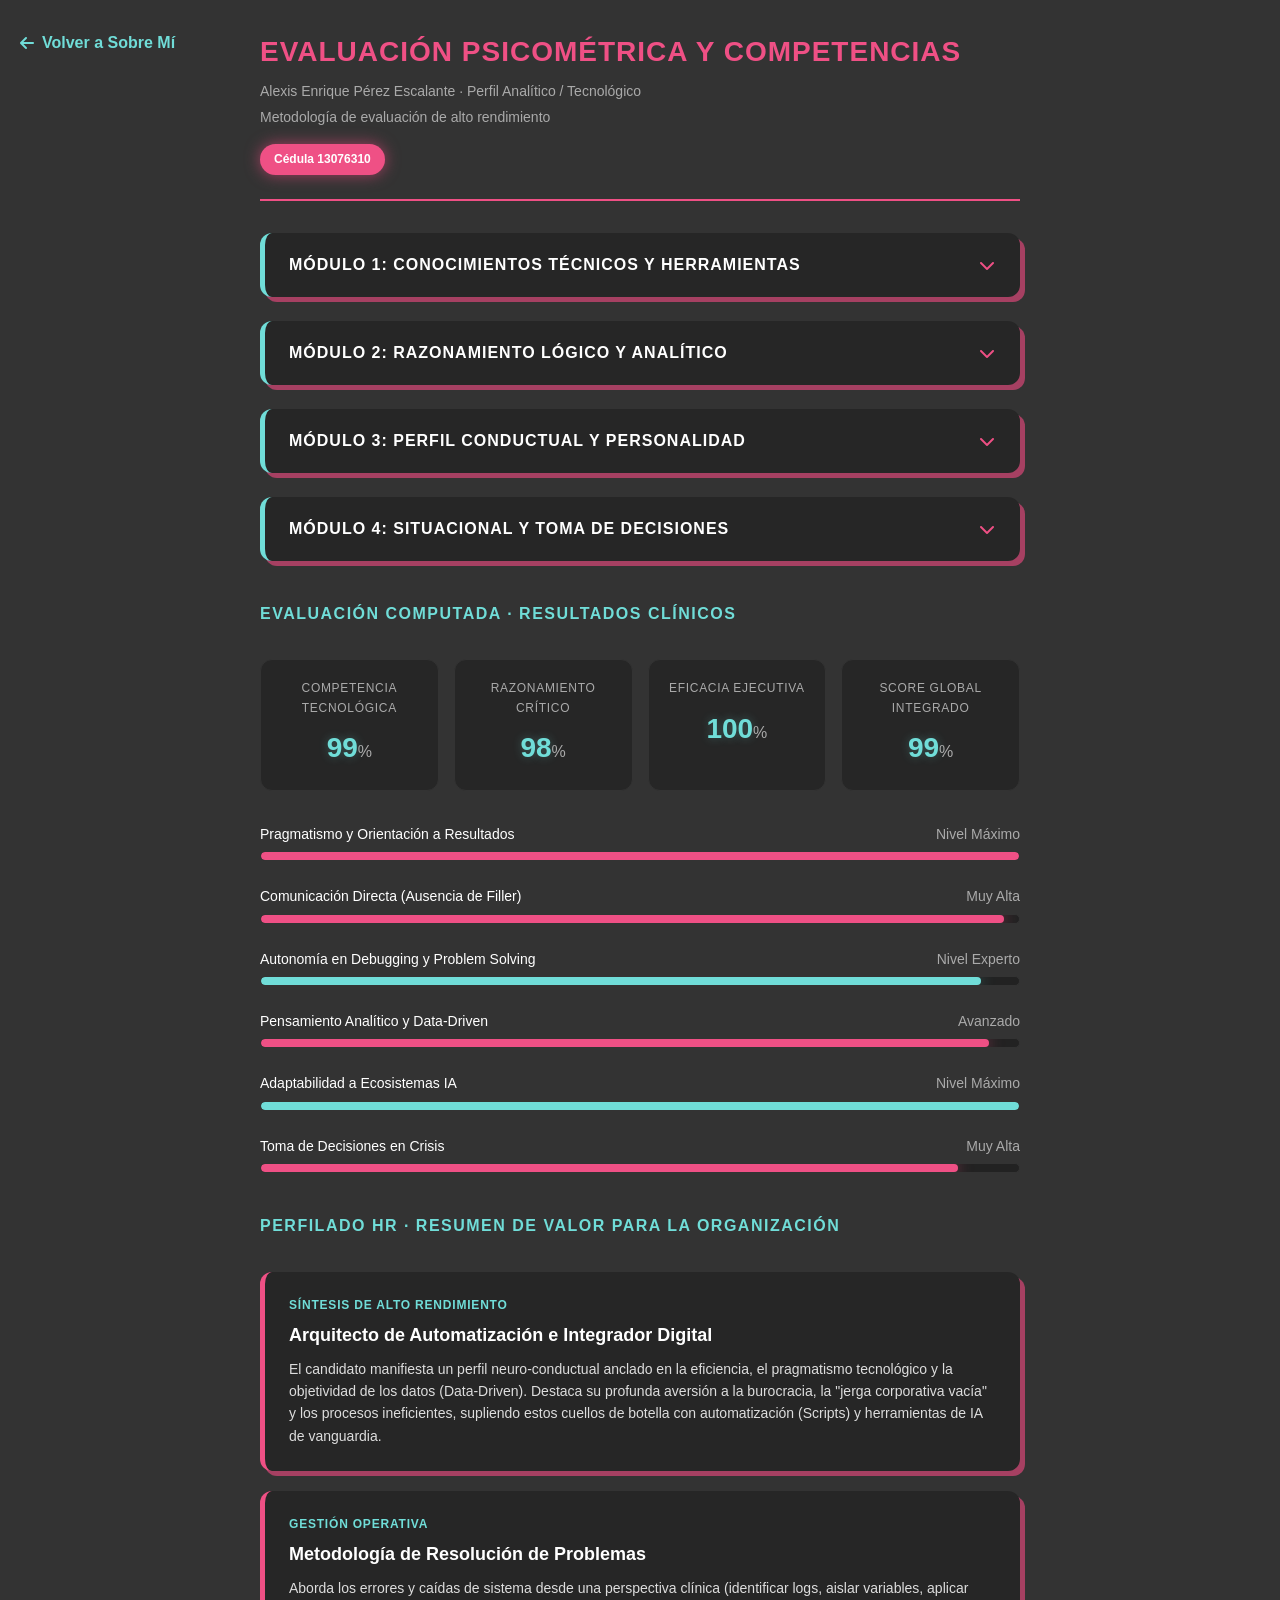
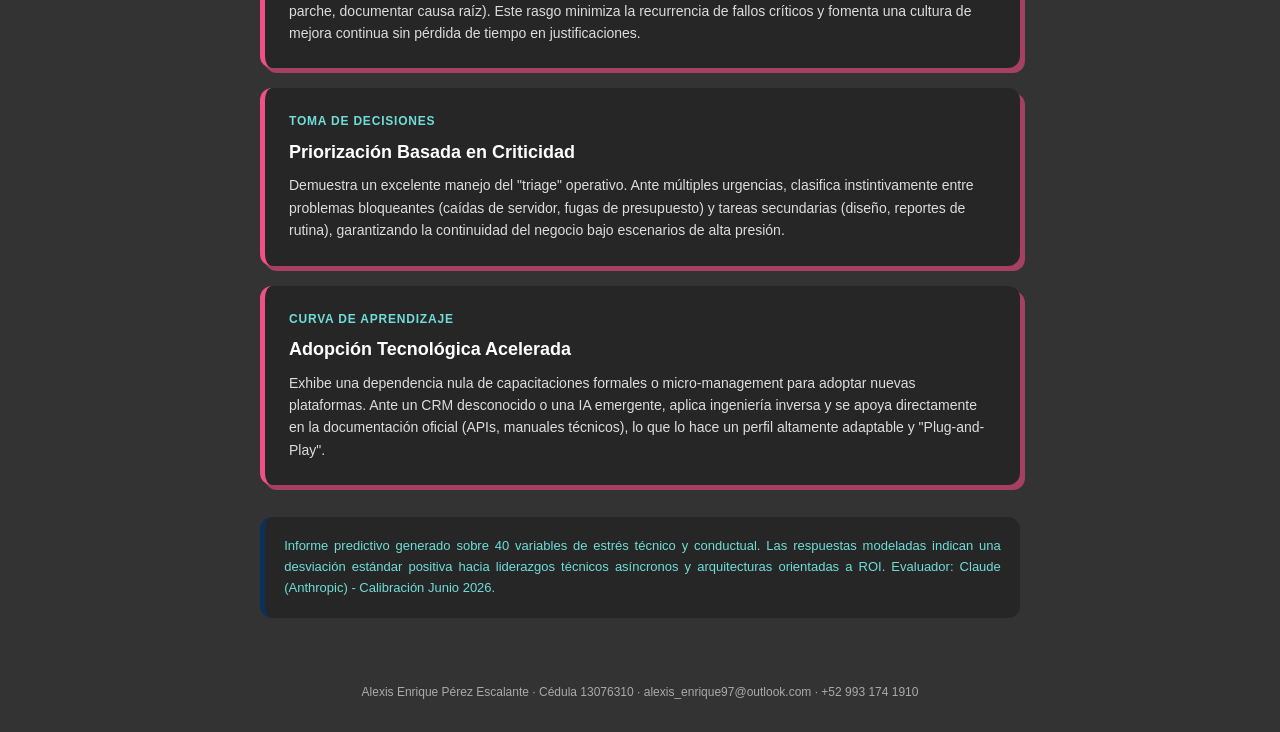
<file: analisis.html>
<!DOCTYPE html>
<html lang="es">
<head>
  <meta charset="UTF-8">
  <meta name="viewport" content="width=device-width, initial-scale=1.0">
  <title>Análisis Psicométrico | Alexis Pérez</title>
  <link rel="stylesheet" href="styles.css" />
  <link rel="stylesheet" href="https://cdnjs.cloudflare.com/ajax/libs/font-awesome/6.4.0/css/all.min.css" />
  <style>
    .container { max-width: 800px; margin: 0 auto; padding: 30px 20px; }
    .back-link { display: inline-flex; align-items: center; gap: 8px; color: var(--cian-brillo); text-decoration: none; font-weight: bold; margin-bottom: 25px; transition: 0.3s; }
    .back-link:hover { color: var(--rosa-principal); transform: translateX(-5px); }
    .header { border-bottom: 2px solid var(--rosa-principal); padding-bottom: 1.5rem; margin-bottom: 2rem; display: flex; justify-content: space-between; align-items: flex-start; flex-wrap: wrap; gap: 15px; }
    .htitle { font-size: 28px; font-weight: bold; color: var(--rosa-principal); letter-spacing: 1px; text-transform: uppercase; margin-bottom: 5px; }
    .hsub { font-size: 14px; color: #aaa; margin-top: 4px; }
    .badge { background: var(--rosa-principal); color: #fff; font-size: 12px; font-weight: bold; padding: 6px 14px; border-radius: 20px; box-shadow: 0 0 15px var(--rosa-oscuro); }
    .module-details { margin-bottom: 1.5rem; }
    .module-summary { background: var(--contraste-fondo); padding: 1.2rem 1.5rem; border-radius: 12px; border-left: 5px solid var(--cian-brillo); box-shadow: 5px 5px 0px var(--rosa-oscuro); font-size: 16px; font-weight: bold; color: #fff; cursor: pointer; list-style: none; display: flex; justify-content: space-between; align-items: center; transition: 0.3s; text-transform: uppercase; letter-spacing: 1px; }
    .module-summary::-webkit-details-marker { display: none; }
    .module-summary:hover { border-left-color: var(--rosa-principal); transform: translateY(-2px); }
    .module-summary i { color: var(--rosa-principal); transition: transform 0.3s ease; }
    .module-details[open] .module-summary i { transform: rotate(180deg); color: var(--cian-brillo); }
    .module-content { padding: 1.5rem 0 0.5rem 0; animation: fadeIn 0.4s ease; }
    @keyframes fadeIn { from { opacity: 0; transform: translateY(-10px); } to { opacity: 1; transform: translateY(0); } }
    .qblock { background: var(--contraste-fondo); border-radius: 12px; padding: 1.5rem; margin-bottom: 1.25rem; border-left: 3px solid #333; border-top: 1px solid #222; border-right: 1px solid #222; border-bottom: 1px solid #222; }
    .qnum { font-size: 12px; color: var(--cian-brillo); font-weight: bold; text-transform: uppercase; letter-spacing: 0.8px; margin-bottom: 10px; }
    .qtext { font-size: 15px; font-weight: 500; margin-bottom: 1rem; color: #fff; line-height: 1.5; }
    .opt { font-size: 13.5px; color: #aaa; padding: 6px 0; display: flex; align-items: center; gap: 10px; transition: 0.3s; }
    .opt.sel { color: #fff; font-weight: bold; }
    .dot { width: 14px; height: 14px; border-radius: 50%; border: 2px solid #aaa; flex-shrink: 0; transition: 0.3s; }
    .dot.filled { background: var(--rosa-principal); border-color: var(--rosa-principal); box-shadow: 0 0 10px var(--rosa-oscuro); }
    .stitle { font-size: 16px; font-weight: bold; color: var(--cian-brillo); letter-spacing: 1.5px; text-transform: uppercase; border-bottom: 1px solid #333; padding-bottom: 8px; margin: 2.5rem 0 1.5rem; }
    .results-grid { display: grid; grid-template-columns: repeat(auto-fit, minmax(160px, 1fr)); gap: 15px; margin-bottom: 2rem; }
    .metric { background: var(--contraste-fondo); border-radius: 12px; padding: 1.2rem; border: 1px solid #333; text-align: center; }
    .metric-label { font-size: 12px; color: #aaa; text-transform: uppercase; letter-spacing: 0.7px; margin-bottom: 8px; }
    .metric-val { font-size: 28px; font-weight: bold; color: var(--cian-brillo); text-shadow: 0 0 10px rgba(112,221,216,0.3); }
    .metric-val span { font-size: 16px; color: #aaa; font-weight: normal; text-shadow: none; }
    .bar-wrap { margin-bottom: 1.5rem; }
    .bar-label { display: flex; justify-content: space-between; font-size: 14px; color: #aaa; margin-bottom: 6px; }
    .bar-label strong { color: #fff; font-weight: 500; }
    .bar-track { height: 10px; background: #222; border-radius: 5px; overflow: hidden; border: 1px solid #333; }
    .bar-fill { height: 100%; border-radius: 5px; background: var(--rosa-principal); box-shadow: 0 0 15px var(--rosa-oscuro); }
    .bar-fill.navy { background: var(--cian-brillo); box-shadow: 0 0 15px rgba(112,221,216,0.4); }
    .profile-card { background: var(--contraste-fondo); border-radius: 12px; padding: 1.5rem; margin-bottom: 1.25rem; border-left: 5px solid var(--rosa-principal); box-shadow: 5px 5px 0px var(--rosa-oscuro); }
    .profile-tag { font-size: 12px; font-weight: bold; color: var(--cian-brillo); text-transform: uppercase; letter-spacing: 0.8px; margin-bottom: 6px; }
    .profile-title { font-size: 18px; font-weight: bold; color: #fff; margin-bottom: 8px; }
    .profile-desc { font-size: 14px; color: #ddd; line-height: 1.6; }
    .nota-box { background: var(--contraste-fondo); border-radius: 12px; padding: 1.2rem; margin-top: 2rem; border-left: 5px solid var(--azul-boton); }
    .nota-text { font-size: 13px; color: var(--cian-brillo); line-height: 1.6; text-align: justify; }
    .footer { font-size: 12px; color: #aaa; text-align: center; margin-top: 2.5rem; padding-top: 1.5rem; border-top: 1px solid #333; }
    
    /* ══ BOTÓN VOLVER ARRIBA ══ */
    .scroll-top-btn { position: fixed; bottom: 25px; right: 25px; width: 45px; height: 45px; background: var(--rosa-principal); color: #fff; border: 2px solid var(--rosa-oscuro); border-radius: 50%; font-size: 18px; cursor: pointer; box-shadow: 0 4px 15px rgba(239, 80, 133, 0.5); display: flex; align-items: center; justify-content: center; opacity: 0; visibility: hidden; transform: translateY(20px); transition: all 0.3s ease; z-index: 999; }
    .scroll-top-btn.visible { opacity: 1; visibility: visible; transform: translateY(0); }
    .scroll-top-btn:hover { background: var(--rosa-oscuro); box-shadow: 0 6px 20px rgba(239, 80, 133, 0.7); transform: translateY(-3px); }
  </style>
</head>
<body>
  <div class="container">
    
    <a href="sobremi.html" class="back-link"><i class="fas fa-arrow-left"></i> Volver a Sobre Mí</a>

    <div class="header">
      <div>
        <div class="htitle">Evaluación Psicométrica y Competencias</div>
        <div class="hsub">Alexis Enrique Pérez Escalante · Perfil Analítico / Tecnológico</div>
        <div class="hsub" style="margin-top:4px;">Metodología de evaluación de alto rendimiento</div>
      </div>
      <span class="badge">Cédula 13076310</span>
    </div>

    <details class="module-details" id="mod-1">
      <summary class="module-summary">
        Módulo 1: Conocimientos Técnicos y Herramientas <i class="fas fa-chevron-down"></i>
      </summary>
      <div class="module-content">
        <div class="qblock">
          <div class="qnum">Pregunta 1.1 · Integración CRM</div>
          <div class="qtext">¿Cuál es la ventaja principal de automatizar un CRM (como Bitrix24) mediante Google Apps Script frente a conectores nativos básicos?</div>
          <div class="opt"><span class="dot"></span>Reduce los costos de suscripción mensual del software.</div>
          <div class="opt sel"><span class="dot filled"></span>Permite cruces de bases de datos mediante APIs a medida y transformaciones de datos sin depender de conectores rígidos.</div>
          <div class="opt"><span class="dot"></span>Genera diseños gráficos automáticamente para campañas.</div>
        </div>
        <div class="qblock">
          <div class="qnum">Pregunta 1.2 · Meta Ads & Analítica</div>
          <div class="qtext">¿Qué diferencia crítica operativa existe entre un "Lead Meta" y un "Lead Validado" en un pipeline de ventas?</div>
          <div class="opt"><span class="dot"></span>El lead Meta tiene un mayor ticket promedio asegurado.</div>
          <div class="opt sel"><span class="dot filled"></span>El lead Meta puede incluir tráfico inválido; el validado ha superado filtros lógicos de calificación y contacto en el CRM.</div>
          <div class="opt"><span class="dot"></span>Ambos son lo mismo, solo cambia la plataforma donde se alojan.</div>
        </div>
        <div class="qblock">
          <div class="qnum">Pregunta 1.3 · Gestión Multi-Marca</div>
          <div class="qtext">Al administrar ecosistemas digitales para varias marcas simultáneas, ¿cuál es el protocolo técnico más seguro?</div>
          <div class="opt sel"><span class="dot filled"></span>Mantener entornos aislados, logs de cambios documentados y un registro estructurado y centralizado por proyecto.</div>
          <div class="opt"><span class="dot"></span>Usar exactamente las mismas plantillas de código para ahorrar tiempo.</div>
          <div class="opt"><span class="dot"></span>Centralizar todo en una sola carpeta de Drive para facilitar el acceso rápido.</div>
        </div>
        <div class="qblock">
          <div class="qnum">Pregunta 1.4 · Ecosistema Adobe</div>
          <div class="qtext">Para optimizar un flujo de trabajo entre edición de video y corrección de audio, la mejor práctica es:</div>
          <div class="opt"><span class="dot"></span>Exportar en MP4, abrir en otro programa, arreglar y volver a renderizar.</div>
          <div class="opt sel"><span class="dot filled"></span>Utilizar Dynamic Link entre Premiere Pro y Adobe Audition para actualizaciones en tiempo real sin pérdida de compresión.</div>
          <div class="opt"><span class="dot"></span>Hacer toda la mezcla de audio directamente en Premiere sin usar Audition.</div>
        </div>
        <div class="qblock">
          <div class="qnum">Pregunta 1.5 · CMS & Web</div>
          <div class="qtext">En el mantenimiento de un sitio WordPress, ¿qué acción previene la caída del sitio ante actualizaciones mayores?</div>
          <div class="opt sel"><span class="dot filled"></span>Desplegar actualizaciones en un entorno Staging, verificar compatibilidad de plugins (PHP/JS) y luego pasar a producción.</div>
          <div class="opt"><span class="dot"></span>Activar las actualizaciones automáticas para que el sistema lo gestione solo.</div>
          <div class="opt"><span class="dot"></span>No actualizar nunca el core de WordPress si el sitio funciona bien.</div>
        </div>
        <div class="qblock">
          <div class="qnum">Pregunta 1.6 · IA Generativa</div>
          <div class="qtext">En la orquestación de prompts para generación musical (ej. Suno IA), ¿cómo se diferencian funcionalmente los corchetes y paréntesis?</div>
          <div class="opt"><span class="dot"></span>Son intercambiables y solo sirven para ordenar estrofas.</div>
          <div class="opt sel"><span class="dot filled"></span>Los corchetes [ ] definen meta-etiquetas de estructura o estilo, mientras que los paréntesis ( ) introducen coros, ecos o voces de respaldo.</div>
          <div class="opt"><span class="dot"></span>Sirven para indicarle a la IA qué volumen aplicar a la pista.</div>
        </div>
        <div class="qblock">
          <div class="qnum">Pregunta 1.7 · Email Marketing Avanzado</div>
          <div class="qtext">¿Cuál es el factor más importante para evitar caer en la bandeja de SPAM al configurar dominios en Brevo o Constant Contact?</div>
          <div class="opt"><span class="dot"></span>Usar muchas imágenes llamativas en el cuerpo del correo.</div>
          <div class="opt sel"><span class="dot filled"></span>Configurar correctamente los registros DNS de autenticación (SPF, DKIM y DMARC).</div>
          <div class="opt"><span class="dot"></span>Enviar los correos de madrugada cuando los servidores están vacíos.</div>
        </div>
        <div class="qblock">
          <div class="qnum">Pregunta 1.8 · Lógica de Programación (HTML/JS)</div>
          <div class="qtext">Para evitar que el layout de una página salte bruscamente mientras se carga una imagen dinámica o una transición, ¿qué práctica CSS es idónea?</div>
          <div class="opt sel"><span class="dot filled"></span>Asignar un contenedor con dimensiones fijas (width/height o aspect-ratio) y position relative.</div>
          <div class="opt"><span class="dot"></span>Poner la imagen como fondo en el body.</div>
          <div class="opt"><span class="dot"></span>Usar etiquetas !important en todo el código CSS.</div>
        </div>
        <div class="qblock">
          <div class="qnum">Pregunta 1.9 · Debugging General</div>
          <div class="qtext">Cuando un script o un archivo .xml arroja un error crítico en consola y detiene la ejecución, el primer paso es:</div>
          <div class="opt"><span class="dot"></span>Borrar el código reciente y empezar de cero.</div>
          <div class="opt sel"><span class="dot filled"></span>Leer el log de errores, identificar la línea exacta y la dependencia faltante antes de modificar cualquier línea de código.</div>
          <div class="opt"><span class="dot"></span>Preguntar en un foro y esperar a que alguien responda.</div>
        </div>
        <div class="qblock">
          <div class="qnum">Pregunta 1.10 · Métricas de Retorno</div>
          <div class="qtext">Si el objetivo institucional es escalar ingresos, ¿qué KPI debe predominar en los reportes a gerencia?</div>
          <div class="opt"><span class="dot"></span>Crecimiento de seguidores e interacciones orgánicas.</div>
          <div class="opt sel"><span class="dot filled"></span>Costo por Adquisición (CPA) y Retorno de Inversión Publicitaria (ROAS).</div>
          <div class="opt"><span class="dot"></span>Cantidad total de clics en los enlaces.</div>
        </div>
      </div>
    </details>

    <details class="module-details" id="mod-2">
      <summary class="module-summary">
        Módulo 2: Razonamiento Lógico y Analítico <i class="fas fa-chevron-down"></i>
      </summary>
      <div class="module-content">
        <div class="qblock">
          <div class="qnum">Pregunta 2.1 · Optimización Matemática</div>
          <div class="qtext">Campaña A: CPC $2, 100 clics, conv. 2%. Campaña B: CPC $5, 50 clics, conv. 10%. Asumiendo el mismo valor de venta, ¿cuál optimiza el presupuesto?</div>
          <div class="opt sel"><span class="dot filled"></span>Campaña B (CPA $50 vs CPA $100 de la Campaña A).</div>
          <div class="opt"><span class="dot"></span>Campaña A (Atrae más volumen de tráfico).</div>
          <div class="opt"><span class="dot"></span>Ambas son iguales porque la inversión inicial varía.</div>
        </div>
        <div class="qblock">
          <div class="qnum">Pregunta 2.2 · Estructuras Condicionales</div>
          <div class="qtext">Si necesitas filtrar leads que NO tengan número de teléfono o cuyo correo sea inválido, el operador lógico correcto en Python/JS es:</div>
          <div class="opt sel"><span class="dot filled"></span>if (!telefono || correo_invalido)</div>
          <div class="opt"><span class="dot"></span>if (!telefono && correo_invalido)</div>
          <div class="opt"><span class="dot"></span>if (telefono != correo_invalido)</div>
        </div>
        <div class="qblock">
          <div class="qnum">Pregunta 2.3 · Solución de Incompatibilidades</div>
          <div class="qtext">Al intentar ejecutar software legacy (o mods antiguos en C#) y presenciar un crasheo de arranque, la deducción lógica inicial apunta a:</div>
          <div class="opt"><span class="dot"></span>Hardware insuficiente.</div>
          <div class="opt sel"><span class="dot filled"></span>Falta de librerías/dependencias obsoletas, rutas de archivo rotas o discrepancias de versión en el entorno de ejecución.</div>
          <div class="opt"><span class="dot"></span>Un virus en el sistema operativo.</div>
        </div>
        <div class="qblock">
          <div class="qnum">Pregunta 2.4 · Deducción de Audiencias</div>
          <div class="qtext">Si dos conjuntos de anuncios en Meta Ads compiten entre sí encareciendo el CPL, el problema estructural es:</div>
          <div class="opt"><span class="dot"></span>El copy no es suficientemente creativo.</div>
          <div class="opt sel"><span class="dot filled"></span>Superposición de audiencias (Audience Overlap), requiriendo exclusiones de público o consolidación de conjuntos.</div>
          <div class="opt"><span class="dot"></span>El presupuesto diario es muy bajo.</div>
        </div>
        <div class="qblock">
          <div class="qnum">Pregunta 2.5 · Lógica de Automatización</div>
          <div class="qtext">Para un proceso que requiere extraer datos de un Excel diario, transformarlos y subirlos al CRM, la arquitectura ideal es:</div>
          <div class="opt sel"><span class="dot filled"></span>Vincular el origen a Google Sheets y usar un trigger de Apps Script (onEdit/time-driven) para hacer POST al webhook del CRM sin fricción humana.</div>
          <div class="opt"><span class="dot"></span>Asignar a un becario para que copie y pegue los datos todos los días a las 8 AM.</div>
          <div class="opt"><span class="dot"></span>Crear una macro local en Excel que requiera pulsar un botón.</div>
        </div>
        <div class="qblock">
          <div class="qnum">Pregunta 2.6 · Ingeniería de Prompts (IA)</div>
          <div class="qtext">Un LLM genera textos corporativos demasiado genéricos y redundantes. Para corregirlo, la instrucción lógica es:</div>
          <div class="opt"><span class="dot"></span>"Escribe mejor y más profesional".</div>
          <div class="opt sel"><span class="dot filled"></span>Definir parámetros estrictos: "Adopta tono directivo, omite frases introductorias obvias, elimina jerga vacía y enfócate en datos cuantitativos."</div>
          <div class="opt"><span class="dot"></span>"Hazlo más largo para que parezca más importante".</div>
        </div>
        <div class="qblock">
          <div class="qnum">Pregunta 2.7 · Análisis de Cuello de Botella</div>
          <div class="qtext">Si las impresiones suben pero el CTR baja drásticamente de un día para otro en una campaña estable, la anomalía sugiere:</div>
          <div class="opt sel"><span class="dot filled"></span>Fatiga del anuncio (Ad Fatigue) o un cambio abrupto en la segmentación algorítmica de la red.</div>
          <div class="opt"><span class="dot"></span>El sitio web de destino se ha caído.</div>
          <div class="opt"><span class="dot"></span>El equipo de ventas no está llamando a los leads.</div>
        </div>
        <div class="qblock">
          <div class="qnum">Pregunta 2.8 · Priorización de Variables</div>
          <div class="qtext">Al testear (A/B testing) una Landing Page, ¿cuál es la regla lógica de oro?</div>
          <div class="opt"><span class="dot"></span>Cambiar el diseño, los colores y los textos al mismo tiempo para ver qué funciona.</div>
          <div class="opt sel"><span class="dot filled"></span>Aislar y modificar una sola variable a la vez (ej. solo el CTA) para obtener significancia estadística clara.</div>
          <div class="opt"><span class="dot"></span>Confiar en la intuición del diseñador gráfico.</div>
        </div>
        <div class="qblock">
          <div class="qnum">Pregunta 2.9 · Escalabilidad de Sistemas</div>
          <div class="qtext">Un flujo de automatización funciona bien con 10 registros diarios, pero falla (Timeout) al recibir 5,000. El error lógico subyacente es:</div>
          <div class="opt"><span class="dot"></span>El servidor necesita un reinicio.</div>
          <div class="opt sel"><span class="dot filled"></span>Ausencia de procesamiento por lotes (Batching/Pagination); el script procesa de forma síncrona excediendo el límite de ejecución.</div>
          <div class="opt"><span class="dot"></span>La contraseña de la API expiró.</div>
        </div>
        <div class="qblock">
          <div class="qnum">Pregunta 2.10 · Criterio de Finalización</div>
          <div class="qtext">Un proyecto digital se considera "listo para entregar" cuando:</div>
          <div class="opt"><span class="dot"></span>Visualmente se ve bien y agrada al jefe.</div>
          <div class="opt sel"><span class="dot filled"></span>Cumple la métrica objetivo del brief, no presenta errores en logs y su funcionalidad ha sido validada en el entorno final.</div>
          <div class="opt"><span class="dot"></span>Se acaba el tiempo asignado para realizarlo.</div>
        </div>
      </div>
    </details>

    <details class="module-details" id="mod-3">
      <summary class="module-summary">
        Módulo 3: Perfil Conductual y Personalidad <i class="fas fa-chevron-down"></i>
      </summary>
      <div class="module-content">
        <div class="qblock">
          <div class="qnum">Pregunta 3.1 · Comunicación Ejecutiva</div>
          <div class="qtext">Al redactar reportes, guías o comunicaciones internas, tu estilo predominante es:</div>
          <div class="opt"><span class="dot"></span>Extenso, empático y lleno de introducciones cordiales.</div>
          <div class="opt sel"><span class="dot filled"></span>Minimalista, directo al punto, libre de explicaciones absurdas y enfocado en datos accionables.</div>
          <div class="opt"><span class="dot"></span>Depende del humor de quien lo vaya a leer.</div>
        </div>
        <div class="qblock">
          <div class="qnum">Pregunta 3.2 · Gestión del Error</div>
          <div class="qtext">Se detecta un error de código crítico en un script que acabas de desplegar. Tu respuesta inmediata:</div>
          <div class="opt"><span class="dot"></span>Me justifico indicando que los requisitos no eran claros.</div>
          <div class="opt sel"><span class="dot filled"></span>Asumo la autoría, aíslo el proceso, despliego la versión anterior, corrijo y documento el fallo de raíz.</div>
          <div class="opt"><span class="dot"></span>Espero a que otro compañero se ofrezca a arreglarlo.</div>
        </div>
        <div class="qblock">
          <div class="qnum">Pregunta 3.3 · Autonomía y Aprendizaje</div>
          <div class="qtext">Te asignan una herramienta de IA emergente que la empresa no ha usado antes. ¿Cómo la abordas?</div>
          <div class="opt sel"><span class="dot filled"></span>Actitud autodidacta pura: leo la documentación técnica, ejecuto pruebas empíricas y configuro un piloto sin requerir supervisión.</div>
          <div class="opt"><span class="dot"></span>Solicito a RRHH que contrate un curso o una certificación de 2 meses.</div>
          <div class="opt"><span class="dot"></span>Me resisto al cambio argumentando que lo actual ya funciona.</div>
        </div>
        <div class="qblock">
          <div class="qnum">Pregunta 3.4 · Tolerancia a Tareas Repetitivas</div>
          <div class="qtext">Si tu rol exige descargar manualmente y organizar 50 reportes semanales, tú:</div>
          <div class="opt"><span class="dot"></span>Lo hago en silencio escuchando música para no aburrirme.</div>
          <div class="opt sel"><span class="dot filled"></span>Invierto un día en programar un script o flujo (App Script/Python) que automatice la tarea permanentemente.</div>
          <div class="opt"><span class="dot"></span>Me quejo con gerencia porque no está en mi contrato.</div>
        </div>
        <div class="qblock">
          <div class="qnum">Pregunta 3.5 · Reacción ante Micromanagement</div>
          <div class="qtext">Si un superior solicita revisiones constantes sin valor técnico y pide justificar cada minuto operativo:</div>
          <div class="opt"><span class="dot"></span>Me adapto pasivamente aunque mi productividad baje.</div>
          <div class="opt sel"><span class="dot filled"></span>Propongo transicionar a un esquema de gestión asíncrona basado en métricas y entregables, demostrando mayor eficiencia.</div>
          <div class="opt"><span class="dot"></span>Ignoro los mensajes hasta tener el trabajo terminado.</div>
        </div>
        <div class="qblock">
          <div class="qnum">Pregunta 3.6 · Presión de Tiempo (Priorización)</div>
          <div class="qtext">Tienes 3 tareas para hoy: 1. Un servidor caído (crítico), 2. Diseño de un flyer (fácil), 3. Reporte de ventas (importante).</div>
          <div class="opt"><span class="dot"></span>Hago el flyer primero para "calentar" y tachar algo de la lista.</div>
          <div class="opt sel"><span class="dot filled"></span>1. Levanto servidor (bloqueante). 2. Genero reporte (estratégico). 3. Diseño flyer (baja prioridad/delegable).</div>
          <div class="opt"><span class="dot"></span>Pido ayuda y me quedo paralizado hasta que alguien responda.</div>
        </div>
        <div class="qblock">
          <div class="qnum">Pregunta 3.7 · Conflicto de Criterio Profesional</div>
          <div class="qtext">Un cliente insiste en añadir frases corporativas vacías ("testimonios filler") que sabes que dañan la conversión.</div>
          <div class="opt"><span class="dot"></span>Peleo con él para imponer mi criterio como experto.</div>
          <div class="opt sel"><span class="dot filled"></span>Argumento con datos por qué la comunicación directa y concreta convierte mejor, descartando lo "obvio".</div>
          <div class="opt"><span class="dot"></span>Lo pongo exactamente como dice, si falla es su culpa.</div>
        </div>
        <div class="qblock">
          <div class="qnum">Pregunta 3.8 · Motivación Principal</div>
          <div class="qtext">Lo que más satisfacción te genera en un entorno profesional es:</div>
          <div class="opt"><span class="dot"></span>La convivencia social, los eventos de la empresa y la cultura de oficina.</div>
          <div class="opt sel"><span class="dot filled"></span>Resolver problemas complejos, optimizar ecosistemas tecnológicos y ver resultados métricos tangibles de mi trabajo.</div>
          <div class="opt"><span class="dot"></span>Que mi título suene muy importante frente a terceros.</div>
        </div>
        <div class="qblock">
          <div class="qnum">Pregunta 3.9 · Trabajo Interdisciplinario</div>
          <div class="qtext">Cuando colaboras con perfiles no técnicos (ej. redactores o gerentes de ventas):</div>
          <div class="opt sel"><span class="dot filled"></span>Traduzco los requerimientos técnicos a su idioma operativo para alinear expectativas sin abrumarlos con código.</div>
          <div class="opt"><span class="dot"></span>Uso jerga técnica compleja para demostrar autoridad.</div>
          <div class="opt"><span class="dot"></span>Evito hablar con ellos y que un intermediario se encargue.</div>
        </div>
        <div class="qblock">
          <div class="qnum">Pregunta 3.10 · Resiliencia ante la Frustración</div>
          <div class="qtext">Llevas 4 horas buscando el error en un archivo XML o CS sin éxito. ¿Cómo procedes?</div>
          <div class="opt"><span class="dot"></span>Me rindo y pido cambiar de proyecto.</div>
          <div class="opt sel"><span class="dot filled"></span>Tomo distancia, estructuro el debug en bloques más pequeños, aislando variables hasta forzar la aparición del origen del fallo.</div>
          <div class="opt"><span class="dot"></span>Empiezo a escribir todo el código de memoria desde el inicio.</div>
        </div>
      </div>
    </details>

    <details class="module-details" id="mod-4">
      <summary class="module-summary">
        Módulo 4: Situacional y Toma de Decisiones <i class="fas fa-chevron-down"></i>
      </summary>
      <div class="module-content">
        <div class="qblock">
          <div class="qnum">Pregunta 4.1 · Escenario de Crisis Táctica</div>
          <div class="qtext">En pleno Buen Fin (Black Friday), Meta Ads rechaza todos tus anuncios activos por un falso positivo de políticas.</div>
          <div class="opt sel"><span class="dot filled"></span>Lanzo campañas de contingencia previamente aprobadas, apelo el rechazo manualmente y desvío tráfico vía Email Marketing (Brevo).</div>
          <div class="opt"><span class="dot"></span>Pauso todo e intento llamar al soporte técnico esperando horas.</div>
          <div class="opt"><span class="dot"></span>Borro la cuenta publicitaria y creo una nueva en ese momento.</div>
        </div>
        <div class="qblock">
          <div class="qnum">Pregunta 4.2 · Fuga de Presupuesto</div>
          <div class="qtext">Notas que un lead magnet está consumiendo el 80% del presupuesto pero generando 0% de ventas cerradas.</div>
          <div class="opt"><span class="dot"></span>Aumento el presupuesto porque a mayor alcance, alguna venta caerá.</div>
          <div class="opt sel"><span class="dot filled"></span>Pauso la pauta inmediatamente, audito el funnel de ventas y la calidad del lead en Bitrix24 antes de reactivar.</div>
          <div class="opt"><span class="dot"></span>Espero al reporte de fin de mes para discutirlo.</div>
        </div>
        <div class="qblock">
          <div class="qnum">Pregunta 4.3 · Adopción Abrupta</div>
          <div class="qtext">La empresa cambia de CRM repentinamente. Tienes 48 horas para migrar tu flujo de trabajo.</div>
          <div class="opt"><span class="dot"></span>Exijo que se regrese al software anterior porque yo manejo ese.</div>
          <div class="opt sel"><span class="dot filled"></span>Mapeo los campos de datos esenciales, extraigo CSVs y programo la ingesta de datos priorizando operaciones críticas del día 1.</div>
          <div class="opt"><span class="dot"></span>Imprimo los datos y los capturo a mano poco a poco.</div>
        </div>
        <div class="qblock">
          <div class="qnum">Pregunta 4.4 · Documentación Inexistente</div>
          <div class="qtext">Heredas el sitio web (o código) de un ex-empleado sin comentarios, manuales ni contraseñas claras.</div>
          <div class="opt sel"><span class="dot filled"></span>Realizo ingeniería inversa, audito el DOM/logs, reseteo accesos base y creo mi propia documentación estandarizada desde cero.</div>
          <div class="opt"><span class="dot"></span>Le digo al cliente que es imposible trabajar así y exijo hacerlo de cero.</div>
          <div class="opt"><span class="dot"></span>Le escribo al ex-empleado en redes sociales rogando por ayuda.</div>
        </div>
        <div class="qblock">
          <div class="qnum">Pregunta 4.5 · Bloqueo Creativo Operativo</div>
          <div class="qtext">Necesitas crear activos multimedia masivos para mañana y el departamento de diseño está saturado.</div>
          <div class="opt"><span class="dot"></span>Cancelo el lanzamiento justificando falta de personal.</div>
          <div class="opt sel"><span class="dot filled"></span>Aplico flujos de IA Generativa (Stable Diffusion, ChatGPT) para crear copys, bases vectoriales e imágenes solventando el cuello de botella.</div>
          <div class="opt"><span class="dot"></span>Saco imágenes con marca de agua de Google y las publico.</div>
        </div>
        <div class="qblock">
          <div class="qnum">Pregunta 4.6 · Falso Crecimiento</div>
          <div class="qtext">El cliente está feliz porque un post se hizo viral (miles de likes), pero tú ves que no hay conversiones CRM.</div>
          <div class="opt"><span class="dot"></span>Celebro con el cliente y pido un bono por el alcance.</div>
          <div class="opt sel"><span class="dot filled"></span>Aterrizo las expectativas, explico la diferencia entre "Vanity Metrics" y KPIs de negocio, y redirijo la estrategia a retargeting de ese tráfico.</div>
          <div class="opt"><span class="dot"></span>Borro la publicación para que no afecte el embudo.</div>
        </div>
        <div class="qblock">
          <div class="qnum">Pregunta 4.7 · Asignación de Recursos</div>
          <div class="qtext">Se reduce el presupuesto publicitario a la mitad. ¿Qué táctica ejecutas?</div>
          <div class="opt"><span class="dot"></span>Bajo las pujas de todas las campañas por igual.</div>
          <div class="opt sel"><span class="dot filled"></span>Apago campañas de alcance/Awareness, concentrando el 100% del capital restante en retargeting y campañas de conversión de alta intención.</div>
          <div class="opt"><span class="dot"></span>Pauso todo hasta que haya presupuesto completo.</div>
        </div>
        <div class="qblock">
          <div class="qnum">Pregunta 4.8 · Integridad de Datos</div>
          <div class="qtext">Descubres que durante 3 meses una etiqueta de seguimiento (Pixel) ha estado duplicando eventos de compra.</div>
          <div class="opt sel"><span class="dot filled"></span>Corrigo el script al instante, calculo el margen de error retroactivo y presento el reporte corregido transparentemente a dirección.</div>
          <div class="opt"><span class="dot"></span>Lo arreglo pero no digo nada para que no parezca que yo me equivoqué.</div>
          <div class="opt"><span class="dot"></span>Dejo el error, ya que hace ver mejor los números del departamento.</div>
        </div>
        <div class="qblock">
          <div class="qnum">Pregunta 4.9 · Expectativas Irreales</div>
          <div class="qtext">Un ejecutivo solicita un desarrollo web complejo automatizado y lo quiere para "mañana a primera hora".</div>
          <div class="opt"><span class="dot"></span>Digo que sí para no quedar mal y no duermo, entregando algo a medias.</div>
          <div class="opt sel"><span class="dot filled"></span>Comunico objetivamente la viabilidad técnica, ofrezco un MVP (Producto Mínimo Viable) para mañana y un cronograma realista para el desarrollo completo.</div>
          <div class="opt"><span class="dot"></span>Me ofendo por la falta de respeto a mi tiempo.</div>
        </div>
        <div class="qblock">
          <div class="qnum">Pregunta 4.10 · Visión Sistémica</div>
          <div class="qtext">Te piden rediseñar el CV de un candidato. La aproximación de diseño orientada a resultados dicta:</div>
          <div class="opt"><span class="dot"></span>Hacerlo con colores llamativos, barras de progreso de colores y tipografías exóticas.</div>
          <div class="opt sel"><span class="dot filled"></span>Aplicar formato "Harvard" de una página: jerarquía visual clara, eliminación de texto obvio, centrado en viñetas de impacto y logros cuantificables.</div>
          <div class="opt"><span class="dot"></span>Poner una biografía de 3 párrafos explicando sus sentimientos profesionales.</div>
        </div>
      </div>
    </details>

    <div class="stitle">Evaluación Computada · Resultados Clínicos</div>

    <div class="results-grid">
      <div class="metric">
        <div class="metric-label">Competencia Tecnológica</div>
        <div class="metric-val">99<span>%</span></div>
      </div>
      <div class="metric">
        <div class="metric-label">Razonamiento Crítico</div>
        <div class="metric-val">98<span>%</span></div>
      </div>
      <div class="metric">
        <div class="metric-label">Eficacia Ejecutiva</div>
        <div class="metric-val">100<span>%</span></div>
      </div>
      <div class="metric">
        <div class="metric-label">Score Global Integrado</div>
        <div class="metric-val">99<span>%</span></div>
      </div>
    </div>

    <div class="bar-wrap">
      <div class="bar-label"><strong>Pragmatismo y Orientación a Resultados</strong><span>Nivel Máximo</span></div>
      <div class="bar-track"><div class="bar-fill" style="width:100%"></div></div>
    </div>
    <div class="bar-wrap">
      <div class="bar-label"><strong>Comunicación Directa (Ausencia de Filler)</strong><span>Muy Alta</span></div>
      <div class="bar-track"><div class="bar-fill" style="width:98%"></div></div>
    </div>
    <div class="bar-wrap">
      <div class="bar-label"><strong>Autonomía en Debugging y Problem Solving</strong><span>Nivel Experto</span></div>
      <div class="bar-track"><div class="bar-fill navy" style="width:95%"></div></div>
    </div>
    <div class="bar-wrap">
      <div class="bar-label"><strong>Pensamiento Analítico y Data-Driven</strong><span>Avanzado</span></div>
      <div class="bar-track"><div class="bar-fill" style="width:96%"></div></div>
    </div>
    <div class="bar-wrap">
      <div class="bar-label"><strong>Adaptabilidad a Ecosistemas IA</strong><span>Nivel Máximo</span></div>
      <div class="bar-track"><div class="bar-fill navy" style="width:100%"></div></div>
    </div>
    <div class="bar-wrap">
      <div class="bar-label"><strong>Toma de Decisiones en Crisis</strong><span>Muy Alta</span></div>
      <div class="bar-track"><div class="bar-fill" style="width:92%"></div></div>
    </div>

    <div class="stitle">Perfilado HR · Resumen de Valor para la Organización</div>

    <div class="profile-card">
      <div class="profile-tag">Síntesis de Alto Rendimiento</div>
      <div class="profile-title">Arquitecto de Automatización e Integrador Digital</div>
      <div class="profile-desc">
        El candidato manifiesta un perfil neuro-conductual anclado en la eficiencia, el pragmatismo tecnológico y la objetividad de los datos (Data-Driven). Destaca su profunda aversión a la burocracia, la "jerga corporativa vacía" y los procesos ineficientes, supliendo estos cuellos de botella con automatización (Scripts) y herramientas de IA de vanguardia.
      </div>
    </div>

    <div class="profile-card">
      <div class="profile-tag">Gestión Operativa</div>
      <div class="profile-title">Metodología de Resolución de Problemas</div>
      <div class="profile-desc">
        Aborda los errores y caídas de sistema desde una perspectiva clínica (identificar logs, aislar variables, aplicar parche, documentar causa raíz). Este rasgo minimiza la recurrencia de fallos críticos y fomenta una cultura de mejora continua sin pérdida de tiempo en justificaciones.
      </div>
    </div>

    <div class="profile-card">
      <div class="profile-tag">Toma de Decisiones</div>
      <div class="profile-title">Priorización Basada en Criticidad</div>
      <div class="profile-desc">
        Demuestra un excelente manejo del "triage" operativo. Ante múltiples urgencias, clasifica instintivamente entre problemas bloqueantes (caídas de servidor, fugas de presupuesto) y tareas secundarias (diseño, reportes de rutina), garantizando la continuidad del negocio bajo escenarios de alta presión.
      </div>
    </div>

    <div class="profile-card">
      <div class="profile-tag">Curva de Aprendizaje</div>
      <div class="profile-title">Adopción Tecnológica Acelerada</div>
      <div class="profile-desc">
        Exhibe una dependencia nula de capacitaciones formales o micro-management para adoptar nuevas plataformas. Ante un CRM desconocido o una IA emergente, aplica ingeniería inversa y se apoya directamente en la documentación oficial (APIs, manuales técnicos), lo que lo hace un perfil altamente adaptable y "Plug-and-Play".
      </div>
    </div>

    <div class="nota-box">
      <div class="nota-text">Informe predictivo generado sobre 40 variables de estrés técnico y conductual. Las respuestas modeladas indican una desviación estándar positiva hacia liderazgos técnicos asíncronos y arquitecturas orientadas a ROI. Evaluador: Claude (Anthropic) - Calibración Junio 2026.</div>
    </div>

    <div class="footer">Alexis Enrique Pérez Escalante · Cédula 13076310 · alexis_enrique97@outlook.com · +52 993 174 1910</div>
  </div>

  <button id="scrollTopBtn" class="scroll-top-btn" title="Volver arriba">
    <i class="fas fa-chevron-up"></i>
  </button>

  <script>
    document.addEventListener("DOMContentLoaded", () => {
      // Lógica de estado de módulos (Local Storage)
      const detailsElements = document.querySelectorAll("details.module-details");
      const storageKey = "analisis_modules_state";
      const expirationTime = 60 * 60 * 1000; // 1 hora en milisegundos

      const savedData = localStorage.getItem(storageKey);
      if (savedData) {
        const { timestamp, states } = JSON.parse(savedData);
        const now = new Date().getTime();

        if (now - timestamp < expirationTime) {
          detailsElements.forEach((details, index) => {
            if (states[index]) {
              details.setAttribute("open", "");
            } else {
              details.removeAttribute("open");
            }
          });
        } else {
          localStorage.removeItem(storageKey);
        }
      }

      const saveState = () => {
        const states = Array.from(detailsElements).map(d => d.hasAttribute("open"));
        const data = {
          timestamp: new Date().getTime(),
          states: states
        };
        localStorage.setItem(storageKey, JSON.stringify(data));
      };

      detailsElements.forEach(details => {
        details.addEventListener("toggle", saveState);
      });

      // Lógica del botón Volver Arriba
      const scrollTopBtn = document.getElementById("scrollTopBtn");

      window.addEventListener("scroll", () => {
        if (window.scrollY > 300) {
          scrollTopBtn.classList.add("visible");
        } else {
          scrollTopBtn.classList.remove("visible");
        }
      });

      scrollTopBtn.addEventListener("click", () => {
        window.scrollTo({ top: 0, behavior: "smooth" });
      });
    });
  </script>
</body>
</html>
</file>
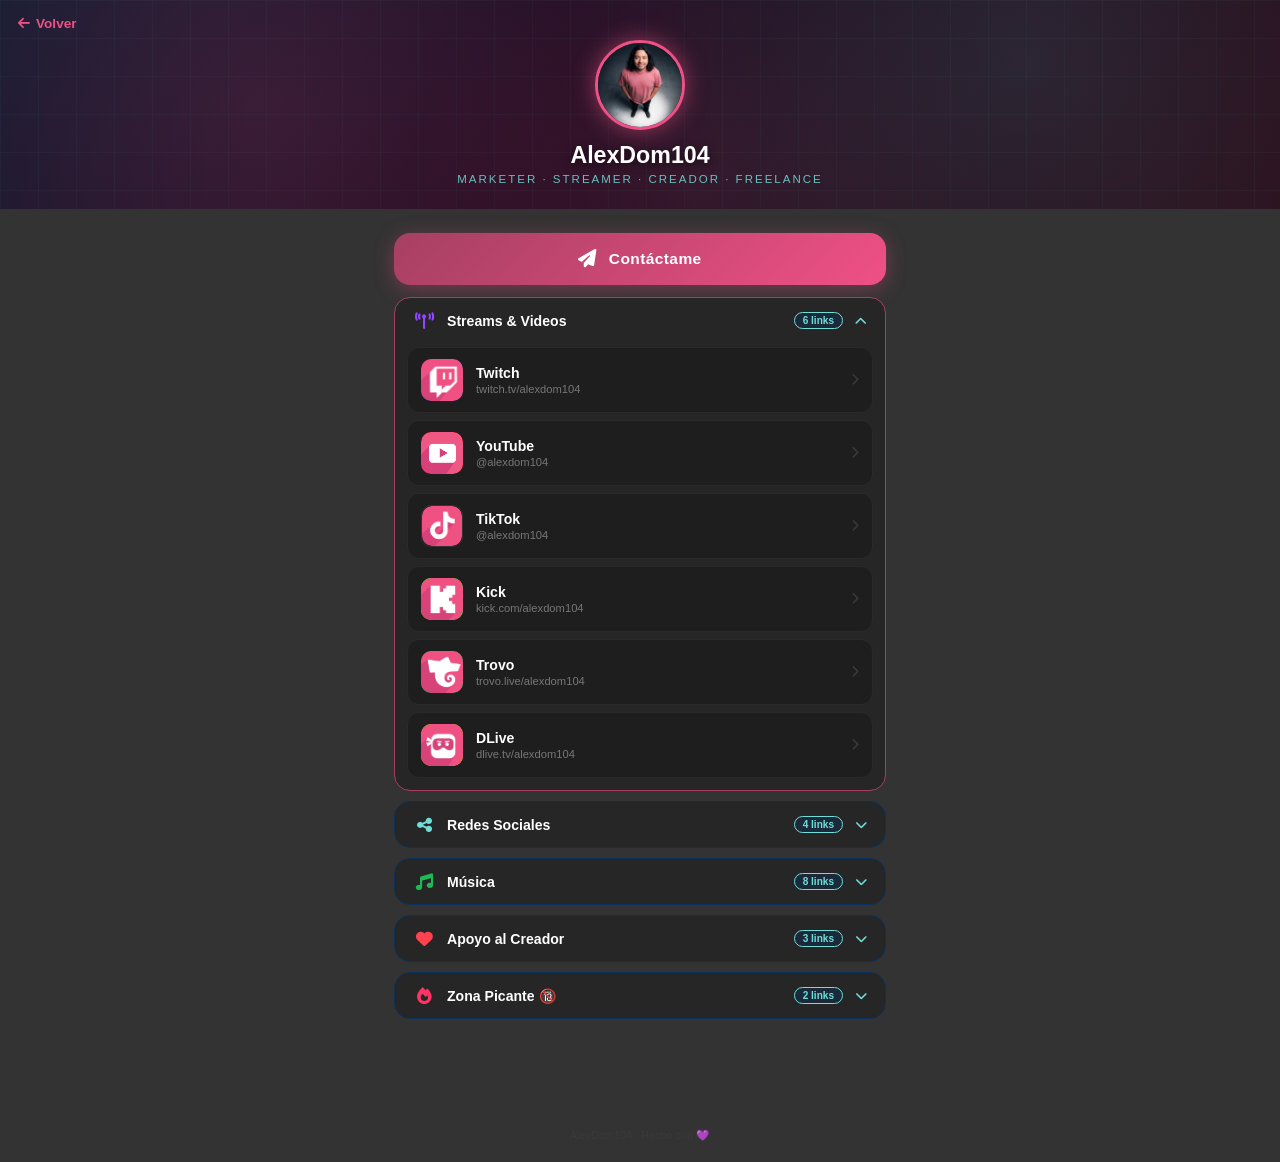
<file: redes.html>
<!DOCTYPE html>
<html lang="es">
<head>
  <meta charset="UTF-8" />
  <meta name="viewport" content="width=device-width, initial-scale=1.0" />
  <title>Links | AlexDom104</title>
  <link rel="stylesheet" href="https://cdnjs.cloudflare.com/ajax/libs/font-awesome/6.4.0/css/all.min.css" />
  <style>
    :root {
      --fondo: #333333;
      --contraste-fondo: #262626;
      --rosa-principal: #EF5085;
      --rosa-oscuro: #A64062;
      --cian-brillo: #70DDD8;
      --azul-boton: #0A315B;
      --blanco: #ffffff;
    }

    * { box-sizing: border-box; margin: 0; padding: 0; }

    body {
      font-family: 'Segoe UI', Tahoma, sans-serif;
      background: var(--fondo);
      color: var(--blanco);
      min-height: 100vh;
      overflow-x: hidden;
    }

    /* ══ HERO ══ */
    .hero {
      position: relative;
      display: flex;
      flex-direction: column;
      align-items: center;
      justify-content: flex-end;
      padding: 40px 20px 24px;
      overflow: hidden;
      flex-shrink: 0;
    }

    .hero-bg {
      position: absolute;
      inset: 0;
      background: linear-gradient(135deg, #0a1a2e 0%, #1a0a1e 45%, #2a0a18 100%);
    }

    .hero-bg::before {
      content: '';
      position: absolute; inset: 0;
      background-image:
        radial-gradient(circle at 20% 50%, rgba(239,80,133,0.18) 0%, transparent 50%),
        radial-gradient(circle at 80% 30%, rgba(112,221,216,0.13) 0%, transparent 45%),
        radial-gradient(circle at 55% 85%, rgba(166,64,98,0.12) 0%, transparent 40%);
    }

    .hero-bg::after {
      content: '';
      position: absolute; inset: 0;
      background-image:
        linear-gradient(rgba(112,221,216,0.035) 1px, transparent 1px),
        linear-gradient(90deg, rgba(112,221,216,0.035) 1px, transparent 1px);
      background-size: 38px 38px;
    }

    /* Avatar — centrado sobre el nombre, en flujo normal */
    .avatar-wrap {
      position: relative;
      z-index: 10;
      width: 90px;
      height: 90px;
      margin-bottom: 12px;
      flex-shrink: 0;
    }

    /* Desktop: no se mueve al scroll */
    @media (min-width: 601px) {
      .avatar-wrap.sticky-small {
        position: relative !important;
        left: auto !important;
        top: auto !important;
        transform: none !important;
        width: 90px !important;
        height: 90px !important;
      }
    }

    /* Móvil: vuela a la esquina al scroll */
    @media (max-width: 600px) {
      .avatar-wrap {
        transition: left 0.35s ease, top 0.35s ease,
                    width 0.35s ease, height 0.35s ease, transform 0.35s ease;
      }
      .avatar-wrap.sticky-small {
        position: fixed !important;
        left: 18px !important;
        top: 14px !important;
        transform: none !important;
        width: 46px !important;
        height: 46px !important;
        margin: 0 !important;
        z-index: 999;
      }
    }

    .avatar-img {
      width: 100%; height: 100%;
      border-radius: 50%;
      object-fit: cover;
      border: 3px solid var(--rosa-principal);
      box-shadow: 0 0 22px rgba(239,80,133,0.55);
      display: block;
      cursor: pointer;
    }

    .avatar-wrap.sticky-small .avatar-img {
      border-width: 2px;
      box-shadow: 0 2px 10px rgba(239,80,133,0.5);
    }

    /* Nombre e info — debajo del avatar */
    .hero-info {
      position: relative;
      z-index: 5;
      text-align: center;
    }

    .hero-info h1 {
      font-size: 1.45rem; font-weight: 800;
      color: var(--blanco);
      text-shadow: 0 2px 8px rgba(0,0,0,0.6);
    }

    .hero-sub {
      font-size: 0.72rem; color: var(--cian-brillo);
      letter-spacing: 2px; text-transform: uppercase;
      margin-top: 4px; opacity: 0.85;
    }

    .back-link {
      position: absolute; top: 16px; left: 18px;
      color: var(--rosa-principal); text-decoration: none;
      font-weight: bold; font-size: 0.85rem;
      z-index: 20; transition: color 0.3s;
      display: flex; align-items: center; gap: 6px;
    }
    .back-link:hover { color: var(--cian-brillo); }

    /* ══ CONTENIDO ══ */
    .main-content {
      max-width: 520px;
      margin: 0 auto;
      padding: 24px 14px 80px;
    }

    /* ══ BOTÓN CONTACTAR (no cajón) ══ */
    .btn-contacto {
      display: flex;
      align-items: center; justify-content: center;
      gap: 12px;
      width: 100%;
      background: linear-gradient(135deg, var(--rosa-oscuro), var(--rosa-principal));
      color: var(--blanco);
      border: none; border-radius: 16px;
      padding: 17px 24px;
      font-size: 0.97rem; font-weight: 700;
      cursor: pointer;
      transition: transform 0.25s, box-shadow 0.25s;
      box-shadow: 0 4px 20px rgba(239,80,133,0.35);
      letter-spacing: 0.4px;
      margin-bottom: 12px;
      font-family: inherit;
      opacity: 0;
      animation: fadeUp 0.4s ease 0.05s forwards;
    }

    .btn-contacto:hover {
      transform: translateY(-3px);
      box-shadow: 0 8px 28px rgba(239,80,133,0.55);
    }

    .btn-contacto i { font-size: 1.15rem; }

    /* ══ CAJONES ══ */
    .drawer {
      margin-bottom: 10px;
      border-radius: 16px;
      overflow: hidden;
      border: 1.5px solid var(--azul-boton);
      background: var(--contraste-fondo);
      transition: border-color 0.3s;
      opacity: 0;
      animation: fadeUp 0.4s ease forwards;
    }

    .drawer:nth-child(2) { animation-delay: 0.10s; }
    .drawer:nth-child(3) { animation-delay: 0.17s; }
    .drawer:nth-child(4) { animation-delay: 0.24s; }
    .drawer:nth-child(5) { animation-delay: 0.31s; }
    .drawer:nth-child(6) { animation-delay: 0.38s; }

    .drawer.open { border-color: var(--rosa-oscuro); }

    .drawer-header {
      display: flex; align-items: center; gap: 12px;
      padding: 14px 18px;
      cursor: pointer; user-select: none;
      transition: background 0.2s;
    }

    .drawer-header:hover { background: rgba(255,255,255,0.03); }

    .drawer-icon { font-size: 1.05rem; min-width: 22px; text-align: center; }

    .drawer-title {
      flex: 1;
      font-size: 0.88rem; font-weight: 700;
      color: var(--blanco);
    }

    .drawer-count {
      font-size: 0.63rem; padding: 2px 8px;
      border-radius: 20px;
      background: #1a2a3a; color: var(--cian-brillo);
      border: 1px solid var(--cian-brillo); font-weight: bold;
    }

    .drawer-chevron {
      color: var(--cian-brillo); font-size: 0.76rem;
      transition: transform 0.35s; flex-shrink: 0;
    }

    .drawer.open .drawer-chevron { transform: rotate(180deg); }

    .drawer-body {
      max-height: 0; overflow: hidden;
      transition: max-height 0.45s cubic-bezier(0.4, 0, 0.2, 1);
    }

    .drawer.open .drawer-body { max-height: 2000px; }

    .drawer-inner { padding: 4px 12px 12px; }

    /* ══ TARJETA DE ENLACE ══ */
    .link-card {
      display: flex; align-items: center; gap: 13px;
      background: #1e1e1e;
      border: 1.5px solid #2a2a2a;
      border-radius: 12px;
      padding: 11px 13px;
      margin-bottom: 7px;
      text-decoration: none;
      color: var(--blanco);
      transition: transform 0.2s, border-color 0.2s, box-shadow 0.2s, background 0.2s;
      cursor: pointer;
    }

    .link-card:last-child { margin-bottom: 0; }

    .link-card:hover {
      transform: translateY(-2px);
      border-color: var(--cian-brillo);
      box-shadow: 0 4px 14px rgba(112,221,216,0.15);
      background: #232323;
    }

    .link-card:active { transform: scale(0.98); }

    .link-icon {
      width: 42px; height: 42px;
      border-radius: 10px;
      display: flex; align-items: center; justify-content: center;
      font-size: 1.2rem; flex-shrink: 0; overflow: hidden;
      color: #fff;
    }

    .link-icon img {
      width: 100%; height: 100%;
      object-fit: cover; border-radius: 10px;
    }

    .link-info { flex: 1; min-width: 0; }

    .link-name {
      font-size: 0.88rem; font-weight: 700;
      white-space: nowrap; overflow: hidden; text-overflow: ellipsis;
    }

    .link-handle {
      font-size: 0.7rem; color: #777; margin-top: 2px;
      white-space: nowrap; overflow: hidden; text-overflow: ellipsis;
    }

    .link-arrow {
      color: #3a3a3a; font-size: 0.76rem; flex-shrink: 0;
      transition: color 0.2s, transform 0.2s;
    }

    .link-card:hover .link-arrow { color: var(--cian-brillo); transform: translateX(3px); }

    /* ══ COLORES PLATAFORMA (fallback si una imagen no carga) ══ */
    .ic-twitch    { background: #6441a5; }
    .ic-youtube   { background: #ff0000; }
    .ic-tiktok    { background: #111; border: 1px solid #333; }
    .ic-kick      { background: #53fc18; }
    .ic-kick i    { color: #000 !important; }
    .ic-trovo     { background: #1cad60; }
    .ic-dlive     { background: #f9b900; }
    .ic-facebook  { background: #1877f2; }
    .ic-instagram { background: linear-gradient(45deg,#f09433,#e6683c,#dc2743,#cc2366,#bc1888); }
    .ic-x         { background: #000; border: 1px solid #333; }
    .ic-discord   { background: #5865f2; }
    .ic-patreon   { background: #ff424d; }
    .ic-kofi      { background: #13c3ff; color: #000 !important; }
    .ic-kofi i    { color: #000 !important; }
    .ic-paypal    { background: #003087; }
    .ic-fansly    { background: #1da1f2; }
    .ic-onlyfans  { background: #00aff0; color: #000 !important; }
    .ic-whatsapp  { background: #25d366; }
    .ic-telegram  { background: #2ca5e0; }
    .ic-email     { background: #ea4335; }
    .ic-default   { background: var(--azul-boton); }

    /* ══ ZONA PICANTE — gate de edad ══ */
    .age-gate {
      display: flex; flex-direction: column;
      align-items: center; gap: 12px;
      padding: 20px 16px; text-align: center;
    }

    .age-gate-emoji { font-size: 2.2rem; }

    .age-gate h4 {
      font-size: 0.95rem; color: #ff6699;
      font-weight: 700;
    }

    .age-gate p {
      font-size: 0.78rem; color: #888;
      line-height: 1.55; max-width: 300px;
    }

    .age-gate-confirm {
      background: linear-gradient(135deg, #5a0020, #a0003a);
      color: #fff;
      border: 1.5px solid #ff3366;
      border-radius: 10px;
      padding: 11px 28px;
      font-size: 0.85rem; font-weight: 700;
      cursor: pointer; transition: 0.2s; font-family: inherit;
    }

    .age-gate-confirm:hover {
      background: linear-gradient(135deg, #7a0030, #c0004a);
      box-shadow: 0 4px 16px rgba(255,51,102,0.4);
    }

    .age-gate-remember {
      display: flex; align-items: center; gap: 7px;
      font-size: 0.72rem; color: #555; cursor: pointer;
    }

    .age-gate-remember input { accent-color: var(--rosa-principal); cursor: pointer; }

    .age-gate-deny {
      font-size: 0.7rem; color: #888; cursor: pointer;
      background: none; border: none; font-family: inherit;
      text-decoration: underline; transition: color 0.2s;
    }

    .age-gate-deny:hover { color: #bbb; }

    .picante-locked   { display: block; position: relative; z-index: 2; }
    .picante-unlocked { display: none; }

    /* ══ MODAL DE CONTACTO ══ */
    .modal-overlay {
      position: fixed; inset: 0; z-index: 1000;
      background: rgba(0,0,0,0.75); backdrop-filter: blur(4px);
      display: none; align-items: center; justify-content: center;
      padding: 16px;
    }

    .modal-overlay.visible { display: flex; }

    .modal-box {
      background: #1c1c1c; border: 1.5px solid #333;
      border-radius: 16px; width: 100%; max-width: 420px;
      overflow: hidden; animation: modalIn 0.25s ease;
    }

    @keyframes modalIn {
      from { opacity:0; transform: scale(0.94) translateY(10px); }
      to   { opacity:1; transform: scale(1) translateY(0); }
    }

    .modal-header {
      padding: 20px 24px 16px;
      border-bottom: 1px solid #2a2a2a;
      display: flex; align-items: flex-start;
      justify-content: space-between; gap: 12px;
    }

    .modal-header h3 { font-size: 1.05rem; color: var(--blanco); margin-bottom: 3px; }
    .modal-header p  { font-size: 0.75rem; color: #888; }

    .modal-close {
      background: none; border: none; color: #666;
      font-size: 1.05rem; cursor: pointer; padding: 2px 6px;
      transition: color 0.2s; flex-shrink: 0;
    }
    .modal-close:hover { color: var(--rosa-principal); }

    .modal-body { padding: 16px 20px 20px; }

    .contact-opts { display: flex; flex-direction: column; gap: 8px; }

    .contact-opt {
      display: flex; align-items: center; gap: 13px;
      background: #111; border: 1.5px solid #2a2a2a;
      border-radius: 12px; padding: 13px 15px;
      text-decoration: none; color: var(--blanco);
      transition: border-color 0.2s, transform 0.2s;
      cursor: pointer;
    }

    .contact-opt:hover {
      border-color: var(--cian-brillo);
      transform: translateX(4px);
    }

    .contact-opt-icon {
      width: 36px; height: 36px; border-radius: 8px;
      display: flex; align-items: center; justify-content: center;
      font-size: 1.05rem; flex-shrink: 0; color: #fff;
      overflow: hidden;
    }

    .contact-opt-icon img {
      width: 100%; height: 100%;
      object-fit: cover; border-radius: 8px;
      display: block;
    }

    .contact-opt-label { font-size: 0.86rem; font-weight: 700; }
    .contact-opt-sub   { font-size: 0.7rem; color: #777; margin-top: 2px; }

    .contact-opt-arrow {
      margin-left: auto; color: #3a3a3a; font-size: 0.76rem;
      transition: color 0.2s, transform 0.2s;
    }

    .contact-opt:hover .contact-opt-arrow {
      color: var(--cian-brillo); transform: translateX(3px);
    }

    /* ══ FOOTER ══ */
    .page-footer {
      text-align: center; padding: 20px 16px;
      font-size: 0.68rem; color: #3a3a3a;
    }

    /* ══ TOAST ══ */
    #toast {
      position: fixed; bottom: 24px; left: 50%;
      transform: translateX(-50%) translateY(20px);
      background: #1a1a1a; border: 1px solid var(--cian-brillo);
      color: var(--cian-brillo); border-radius: 10px;
      padding: 9px 20px; font-size: 0.8rem;
      z-index: 2000; opacity: 0; pointer-events: none;
      transition: opacity 0.3s, transform 0.3s;
      white-space: nowrap;
    }

    #toast.show { opacity: 1; transform: translateX(-50%) translateY(0); }

    @keyframes fadeUp {
      from { opacity: 0; transform: translateY(14px); }
      to   { opacity: 1; transform: translateY(0); }
    }

    @media (max-width: 480px) {
      .main-content { padding: 54px 10px 60px; }
      .hero { height: 210px; }
    }
  </style>
</head>
<body>

  <!-- ══ HERO ══ -->
  <div class="hero" id="hero">
    <div class="hero-bg"></div>

    <a href="streams.html" class="back-link">
      <i class="fas fa-arrow-left"></i> Volver
    </a>

    <!-- Avatar que vuela al hacer scroll -->
    <div class="avatar-wrap" id="avatar-wrap">
      <img
        src="Images/Profile 1.png"
        alt="AlexDom104"
        class="avatar-img"
        id="avatar-img"
        title="Volver arriba"
        onclick="window.scrollTo({top:0,behavior:'smooth'})"
      />
    </div>

    <div class="hero-info" id="hero-info">
      <h1>AlexDom104</h1>
      <div class="hero-sub">Marketer · Streamer · Creador · Freelance</div>
    </div>
  </div>

  <!-- ══ CONTENIDO PRINCIPAL ══ -->
  <div class="main-content">

    <!-- 1. BOTÓN CONTACTAR (sin cajón) -->
    <button class="btn-contacto" onclick="abrirContacto()">
      <i class="fas fa-paper-plane" id="icon-contacto"></i>
      Contáctame
    </button>

    <!-- 2. STREAMS Y VIDEOS -->
    <div class="drawer open" id="drawer-streams" data-key="streams">
      <div class="drawer-header" onclick="toggleDrawer('drawer-streams')">
        <i class="fas fa-broadcast-tower drawer-icon" style="color:#9146ff;"></i>
        <span class="drawer-title">Streams &amp; Videos</span>
        <span class="drawer-count">6 links</span>
        <i class="fas fa-chevron-down drawer-chevron"></i>
      </div>
      <div class="drawer-body">
        <div class="drawer-inner">
          <a href="https://twitch.tv/alexdom104" target="_blank" class="link-card">
            <div class="link-icon ic-twitch"><img src="Images/Twitch.png" alt="" loading="lazy"></div>
            <div class="link-info">
              <div class="link-name">Twitch</div>
              <div class="link-handle">twitch.tv/alexdom104</div>
            </div>
            <i class="fas fa-chevron-right link-arrow"></i>
          </a>
          <a href="https://youtube.com/@alexdom104" target="_blank" class="link-card">
            <div class="link-icon ic-youtube"><img src="Images/Youtube.png" alt="" loading="lazy"></div>
            <div class="link-info">
              <div class="link-name">YouTube</div>
              <div class="link-handle">@alexdom104</div>
            </div>
            <i class="fas fa-chevron-right link-arrow"></i>
          </a>
          <a href="https://tiktok.com/@alexdom104" target="_blank" class="link-card">
            <div class="link-icon ic-tiktok"><img src="Images/TikTok.png" alt="" loading="lazy"></div>
            <div class="link-info">
              <div class="link-name">TikTok</div>
              <div class="link-handle">@alexdom104</div>
            </div>
            <i class="fas fa-chevron-right link-arrow"></i>
          </a>
          <a href="https://kick.com/alexdom104" target="_blank" class="link-card">
            <div class="link-icon ic-kick"><img src="Images/KICK.png" alt="" loading="lazy"></div>
            <div class="link-info">
              <div class="link-name">Kick</div>
              <div class="link-handle">kick.com/alexdom104</div>
            </div>
            <i class="fas fa-chevron-right link-arrow"></i>
          </a>
          <a href="https://trovo.live/alexdom104" target="_blank" class="link-card">
            <div class="link-icon ic-trovo"><img src="Images/Trovo.png" alt="" loading="lazy"></div>
            <div class="link-info">
              <div class="link-name">Trovo</div>
              <div class="link-handle">trovo.live/alexdom104</div>
            </div>
            <i class="fas fa-chevron-right link-arrow"></i>
          </a>
          <a href="https://dlive.tv/alexdom104" target="_blank" class="link-card">
            <div class="link-icon ic-dlive"><img src="Images/Dlive.png" alt="" loading="lazy"></div>
            <div class="link-info">
              <div class="link-name">DLive</div>
              <div class="link-handle">dlive.tv/alexdom104</div>
            </div>
            <i class="fas fa-chevron-right link-arrow"></i>
          </a>
        </div>
      </div>
    </div>

    <!-- 3. REDES SOCIALES -->
    <div class="drawer" id="drawer-redes" data-key="redes">
      <div class="drawer-header" onclick="toggleDrawer('drawer-redes')">
        <i class="fas fa-share-alt drawer-icon" style="color:var(--cian-brillo);"></i>
        <span class="drawer-title">Redes Sociales</span>
        <span class="drawer-count">4 links</span>
        <i class="fas fa-chevron-down drawer-chevron"></i>
      </div>
      <div class="drawer-body">
        <div class="drawer-inner">
          <a href="https://instagram.com/alexdom104" target="_blank" class="link-card">
            <div class="link-icon ic-instagram"><img src="Images/Instagram.png" alt="" loading="lazy"></div>
            <div class="link-info">
              <div class="link-name">Instagram</div>
              <div class="link-handle">@alexdom104</div>
            </div>
            <i class="fas fa-chevron-right link-arrow"></i>
          </a>
          <a href="https://x.com/alexdom104" target="_blank" class="link-card">
            <div class="link-icon ic-x"><img src="Images/X.png" alt="" loading="lazy"></div>
            <div class="link-info">
              <div class="link-name">X / Twitter</div>
              <div class="link-handle">@alexdom104</div>
            </div>
            <i class="fas fa-chevron-right link-arrow"></i>
          </a>
          <a href="https://facebook.com/alexdom104of" target="_blank" class="link-card">
            <div class="link-icon ic-facebook"><img src="Images/Facebook.png" alt="" loading="lazy"></div>
            <div class="link-info">
              <div class="link-name">Facebook</div>
              <div class="link-handle">AlexDom104of</div>
            </div>
            <i class="fas fa-chevron-right link-arrow"></i>
          </a>
          <a href="https://discord.gg/alexdom104" target="_blank" class="link-card">
            <div class="link-icon ic-discord"><img src="Images/Discord.png" alt="" loading="lazy"></div>
            <div class="link-info">
              <div class="link-name">Discord</div>
              <div class="link-handle">Servidor AlexDom104</div>
            </div>
            <i class="fas fa-chevron-right link-arrow"></i>
          </a>
        </div>
      </div>
    </div>

    <!-- 4. MÚSICA -->
    <div class="drawer" id="drawer-musica" data-key="musica">
      <div class="drawer-header" onclick="toggleDrawer('drawer-musica')">
        <i class="fas fa-music drawer-icon" style="color:#1db954;"></i>
        <span class="drawer-title">Música</span>
        <span class="drawer-count">8 links</span>
        <i class="fas fa-chevron-down drawer-chevron"></i>
      </div>
      <div class="drawer-body">
        <div class="drawer-inner">
          <a href="https://open.spotify.com/intl-es/artist/7kD3un8373bNUjDK2dQYKt?si=Rf3eR0GJQxupK2gAIQxPoA" target="_blank" class="link-card">
            <div class="link-icon" style="background:#1db954;"><img src="Images/Spotify.png" alt="" loading="lazy"></div>
            <div class="link-info">
              <div class="link-name">Spotify</div>
              <div class="link-handle">AlexDom104</div>
            </div>
            <i class="fas fa-chevron-right link-arrow"></i>
          </a>
          <a href="https://music.apple.com/mx/artist/alexdom104/1771783840" target="_blank" class="link-card">
            <div class="link-icon" style="background:linear-gradient(135deg,#fc3c44,#ff2d55);"><img src="Images/Apple Music.png" alt="" loading="lazy"></div>
            <div class="link-info">
              <div class="link-name">Apple Music</div>
              <div class="link-handle">AlexDom104</div>
            </div>
            <i class="fas fa-chevron-right link-arrow"></i>
          </a>
          <a href="https://music.amazon.com/artists/alexdom104" target="_blank" class="link-card">
            <div class="link-icon" style="background:#00a8e1;"><img src="Images/amazon music.png" alt="" loading="lazy"></div>
            <div class="link-info">
              <div class="link-name">Amazon Music</div>
              <div class="link-handle">AlexDom104</div>
            </div>
            <i class="fas fa-chevron-right link-arrow"></i>
          </a>
          <a href="https://music.youtube.com/channel/UCANqZo-6QJBdv3mSHog1pzw?si=pY-l6Yw8OHNZdCw1" target="_blank" class="link-card">
            <div class="link-icon" style="background:#ff0000;"><img src="Images/youtube Music.png" alt="" loading="lazy"></div>
            <div class="link-info">
              <div class="link-name">YouTube Music</div>
              <div class="link-handle">AlexDom104</div>
            </div>
            <i class="fas fa-chevron-right link-arrow"></i>
          </a>
          <a href="https://www.deezer.com/es/artist/284377331" target="_blank" class="link-card">
            <div class="link-icon" style="background:#a238ff;"><img src="Images/Deezer.png" alt="" loading="lazy"></div>
            <div class="link-info">
              <div class="link-name">Deezer</div>
              <div class="link-handle">AlexDom104</div>
            </div>
            <i class="fas fa-chevron-right link-arrow"></i>
          </a>
          <a href="https://tidal.com/artist/50824123" target="_blank" class="link-card">
            <div class="link-icon" style="background:#000; border:1px solid #333;"><i class="fas fa-water"></i></div>
            <div class="link-info">
              <div class="link-name">Tidal</div>
              <div class="link-handle">AlexDom104</div>
            </div>
            <i class="fas fa-chevron-right link-arrow"></i>
          </a>
          <a href="https://soundcloud.com/alexdom104" target="_blank" class="link-card">
            <div class="link-icon" style="background:#ff5500;"><img src="Images/Soundcloud.png" alt="" loading="lazy"></div>
            <div class="link-info">
              <div class="link-name">SoundCloud</div>
              <div class="link-handle">AlexDom104</div>
            </div>
            <i class="fas fa-chevron-right link-arrow"></i>
          </a>
          <a href="https://alexdom104.bandcamp.com" target="_blank" class="link-card">
            <div class="link-icon" style="background:#1da0c3;"><i class="fab fa-bandcamp"></i></div>
            <div class="link-info">
              <div class="link-name">Bandcamp</div>
              <div class="link-handle">alexdom104.bandcamp.com</div>
            </div>
            <i class="fas fa-chevron-right link-arrow"></i>
          </a>
        </div>
      </div>
    </div>

    <!-- 5. APOYO AL CREADOR -->
    <div class="drawer" id="drawer-apoyo" data-key="apoyo">
      <div class="drawer-header" onclick="toggleDrawer('drawer-apoyo')">
        <i class="fas fa-heart drawer-icon" style="color:#ff424d;"></i>
        <span class="drawer-title">Apoyo al Creador</span>
        <span class="drawer-count">3 links</span>
        <i class="fas fa-chevron-down drawer-chevron"></i>
      </div>
      <div class="drawer-body">
        <div class="drawer-inner">
          <a href="https://patreon.com/alexdom104" target="_blank" class="link-card">
            <div class="link-icon ic-patreon"><img src="Images/Patreon.png" alt="" loading="lazy"></div>
            <div class="link-info">
              <div class="link-name">Patreon</div>
              <div class="link-handle">patreon.com/alexdom104</div>
            </div>
            <i class="fas fa-chevron-right link-arrow"></i>
          </a>
          <a href="https://ko-fi.com/alexdom104" target="_blank" class="link-card">
            <div class="link-icon ic-kofi"><img src="Images/Ko-fi.png" alt="" loading="lazy"></div>
            <div class="link-info">
              <div class="link-name">Ko-fi</div>
              <div class="link-handle">ko-fi.com/alexdom104</div>
            </div>
            <i class="fas fa-chevron-right link-arrow"></i>
          </a>
          <a href="https://paypal.me/alexdom104" target="_blank" class="link-card">
            <div class="link-icon ic-paypal"><i class="fab fa-paypal"></i></div>
            <div class="link-info">
              <div class="link-name">PayPal</div>
              <div class="link-handle">paypal.me/alexdom104</div>
            </div>
            <i class="fas fa-chevron-right link-arrow"></i>
          </a>
        </div>
      </div>
    </div>

    <!-- 6. ZONA PICANTE 🔞 -->
    <div class="drawer" id="drawer-picante" data-key="picante">
      <div class="drawer-header" onclick="toggleDrawer('drawer-picante')">
        <i class="fas fa-fire drawer-icon" style="color:#ff3366;"></i>
        <span class="drawer-title">Zona Picante 🔞</span>
        <span class="drawer-count">2 links</span>
        <i class="fas fa-chevron-down drawer-chevron"></i>
      </div>
      <div class="drawer-body">
        <div class="drawer-inner">

          <!-- Gate de edad -->
          <div class="picante-locked" id="picante-locked">
            <div class="age-gate">
              <div class="age-gate-emoji">🔞</div>
              <h4>Contenido para adultos</h4>
              <p>Esta sección contiene enlaces a plataformas con contenido para adultos. Al continuar confirmas que tienes 18 años o más.</p>
              <button class="age-gate-confirm" onclick="confirmarEdad()">
                Soy mayor de 18 años — Entrar
              </button>
              <button class="age-gate-deny" onclick="toggleDrawer('drawer-picante')">
                No, cerrar
              </button>
            </div>
          </div>

          <!-- Contenido desbloqueado -->
          <div class="picante-unlocked" id="picante-unlocked">
            <a href="https://fansly.com/alexdom104" target="_blank" class="link-card">
              <div class="link-icon ic-fansly"><img src="Images/Fansly.png" alt="" loading="lazy"></div>
              <div class="link-info">
                <div class="link-name">Fansly</div>
                <div class="link-handle">fansly.com/alexdom104</div>
              </div>
              <i class="fas fa-chevron-right link-arrow"></i>
            </a>
            <a href="https://onlyfans.com/alexdom104" target="_blank" class="link-card">
              <div class="link-icon ic-onlyfans"><img src="Images/OnlyFans.png" alt="" loading="lazy"></div>
              <div class="link-info">
                <div class="link-name">OnlyFans</div>
                <div class="link-handle">onlyfans.com/alexdom104</div>
              </div>
              <i class="fas fa-chevron-right link-arrow"></i>
            </a>
          </div>

        </div>
      </div>
    </div>

  </div><!-- /main-content -->

  <div class="page-footer">AlexDom104 · Hecho con 💜</div>

  <!-- ══ MODAL CONTACTO ══ -->
  <div class="modal-overlay" id="modal-contacto" onclick="cerrarContactoOverlay(event)">
    <div class="modal-box">
      <div class="modal-header">
        <div>
          <h3>¿Cómo quieres contactarme?</h3>
          <p>Elige la opción que prefieras</p>
        </div>
        <button class="modal-close" onclick="cerrarContacto()"><i class="fas fa-times"></i></button>
      </div>
      <div class="modal-body">
        <div class="contact-opts">
          <a href="https://wa.me/529930000000" target="_blank" class="contact-opt">
            <div class="contact-opt-icon ic-whatsapp"><img src="Images/Whatsapp.png" alt="" loading="lazy"></div>
            <div>
              <div class="contact-opt-label">WhatsApp</div>
              <div class="contact-opt-sub">Respuesta rápida</div>
            </div>
            <i class="fas fa-chevron-right contact-opt-arrow"></i>
          </a>
          <a href="https://t.me/alexdom104" target="_blank" class="contact-opt">
            <div class="contact-opt-icon ic-telegram"><img src="Images/Telegram.png" alt="" loading="lazy"></div>
            <div>
              <div class="contact-opt-label">Telegram</div>
              <div class="contact-opt-sub">@alexdom104</div>
            </div>
            <i class="fas fa-chevron-right contact-opt-arrow"></i>
          </a>
          <a href="https://discord.gg/alexdom104" target="_blank" class="contact-opt">
            <div class="contact-opt-icon ic-discord"><img src="Images/Discord.png" alt="" loading="lazy"></div>
            <div>
              <div class="contact-opt-label">Discord</div>
              <div class="contact-opt-sub">Servidor AlexDom104</div>
            </div>
            <i class="fas fa-chevron-right contact-opt-arrow"></i>
          </a>
          <div class="contact-opt" onclick="copiarCorreo()">
            <div class="contact-opt-icon ic-email"><img src="Images/Email.png" alt="" loading="lazy"></div>
            <div>
              <div class="contact-opt-label">Correo</div>
              <div class="contact-opt-sub">alexis_enrique97@outlook.com</div>
            </div>
            <i class="fas fa-copy contact-opt-arrow"></i>
          </div>
          <a href="servicios.html" class="contact-opt" style="border-color: rgba(112,221,216,0.3); background: rgba(10,49,91,0.4);">
            <div class="contact-opt-icon" style="background: var(--azul-boton);"><i class="fas fa-rocket"></i></div>
            <div>
              <div class="contact-opt-label" style="color: var(--cian-brillo);">Cotizar un servicio</div>
              <div class="contact-opt-sub">Ver servicios freelance</div>
            </div>
            <i class="fas fa-chevron-right contact-opt-arrow"></i>
          </a>
        </div>
      </div>
    </div>
  </div>

  <!-- Toast -->
  <div id="toast">✓ Correo copiado</div>

  <script>
    // ══ AVATAR SCROLL ══════════════════════════════════════════
    const avatarWrap = document.getElementById('avatar-wrap');
    const heroEl     = document.getElementById('hero');

    function checkAvatarScroll() {
      const heroBottom = heroEl.getBoundingClientRect().bottom;
      if (heroBottom < 60) {
        avatarWrap.classList.add('sticky-small');
      } else {
        avatarWrap.classList.remove('sticky-small');
      }
    }

    window.addEventListener('scroll', checkAvatarScroll, { passive: true });
    checkAvatarScroll(); // estado correcto si la página carga ya con scroll

    // ══ ZONA PICANTE — caché de edad ════════════════════════════
    const EDAD_KEY = 'alexdom104_mayor18';

    function checkEdadCache() {
      try {
        const val = localStorage.getItem(EDAD_KEY);
        if (val === '1') desbloquearPicante(false);
      } catch(e) {}
    }

    function confirmarEdad() {
      try { localStorage.setItem(EDAD_KEY, '1'); } catch(e) {}
      desbloquearPicante(true);
    }

    function desbloquearPicante(animar) {
      const locked   = document.getElementById('picante-locked');
      const unlocked = document.getElementById('picante-unlocked');
      if (!locked || !unlocked) return;
      if (animar) {
        locked.style.transition = 'opacity 0.3s';
        locked.style.opacity = '0';
        setTimeout(() => {
          locked.style.display = 'none';
          unlocked.style.display = 'block';
          unlocked.style.opacity = '0';
          unlocked.style.transition = 'opacity 0.3s';
          setTimeout(() => { unlocked.style.opacity = '1'; }, 20);
        }, 300);
      } else {
        locked.style.display = 'none';
        unlocked.style.display = 'block';
      }
    }

    // ══ CAJONES (acordeón) ══════════════════════════════════════
    function toggleDrawer(id) {
      if (id === 'drawer-picante') {
        const locked   = document.getElementById('picante-locked');
        const unlocked = document.getElementById('picante-unlocked');
        if (locked && unlocked && unlocked.style.display !== 'block') {
          locked.style.display = 'block';
          locked.style.opacity = '1';
          unlocked.style.display = 'none';
        }
      }
      const drawer = document.getElementById(id);
      if (!drawer) return;
      const yaAbierto = drawer.classList.contains('open');
      document.querySelectorAll('.drawer').forEach(d => d.classList.remove('open'));
      if (!yaAbierto) drawer.classList.add('open');
    }

    // Verificar caché al cargar
    checkEdadCache();

    // ══ MODAL CONTACTO ══════════════════════════════════════════
    function abrirContacto() {
      document.getElementById('modal-contacto').classList.add('visible');
      document.body.style.overflow = 'hidden';
      const ic = document.getElementById('icon-contacto');
      if (ic) ic.style.display = 'none';
    }

    function cerrarContacto() {
      document.getElementById('modal-contacto').classList.remove('visible');
      document.body.style.overflow = '';
      const ic = document.getElementById('icon-contacto');
      if (ic) ic.style.display = '';
    }

    function cerrarContactoOverlay(e) {
      if (e.target === document.getElementById('modal-contacto')) cerrarContacto();
    }

    document.addEventListener('keydown', e => {
      if (e.key === 'Escape') cerrarContacto();
    });

    // ══ COPIAR CORREO ══════════════════════════════════════════
    function copiarCorreo() {
      navigator.clipboard.writeText('alexis_enrique97@outlook.com').then(() => {
        mostrarToast('✓ Correo copiado');
      }).catch(() => {
        mostrarToast('alexis_enrique97@outlook.com');
      });
    }

    function mostrarToast(msg) {
      const t = document.getElementById('toast');
      t.textContent = msg;
      t.classList.add('show');
      setTimeout(() => t.classList.remove('show'), 2800);
    }
  </script>
</body>
</html>
</file>
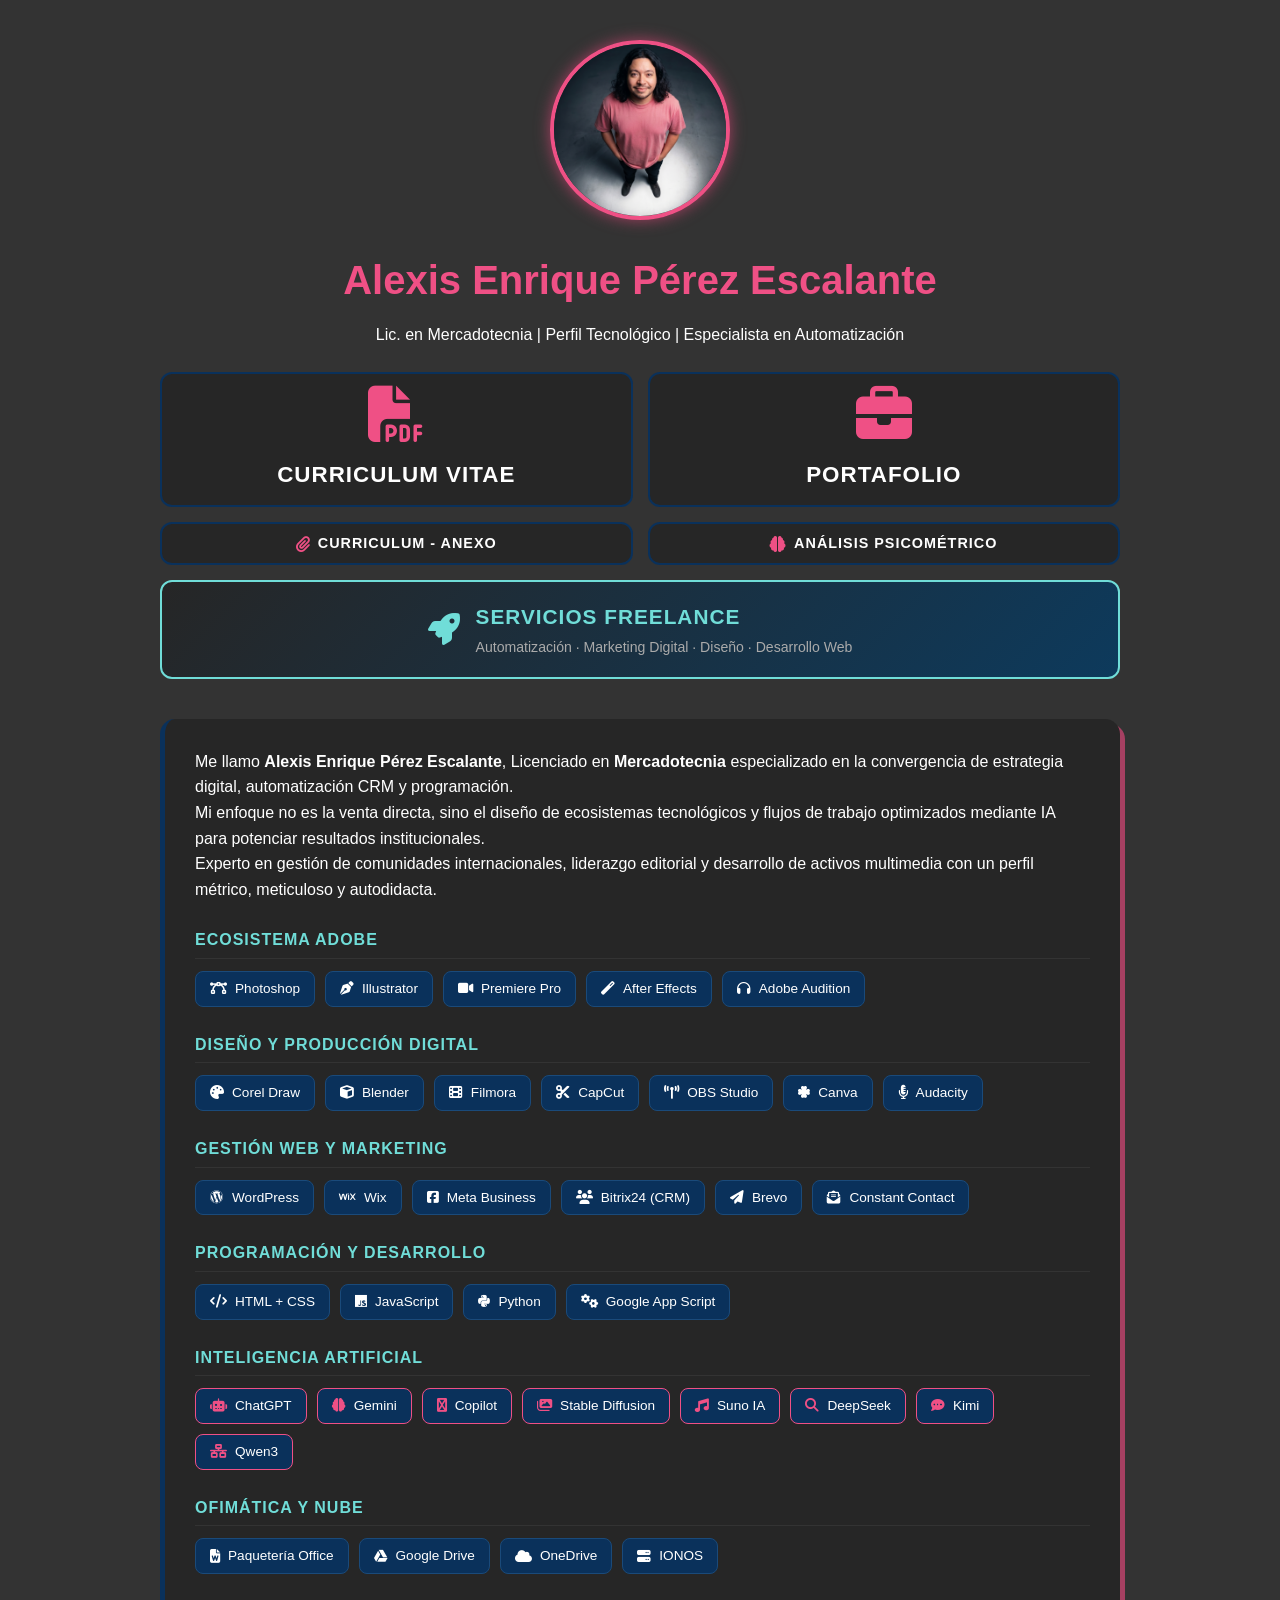
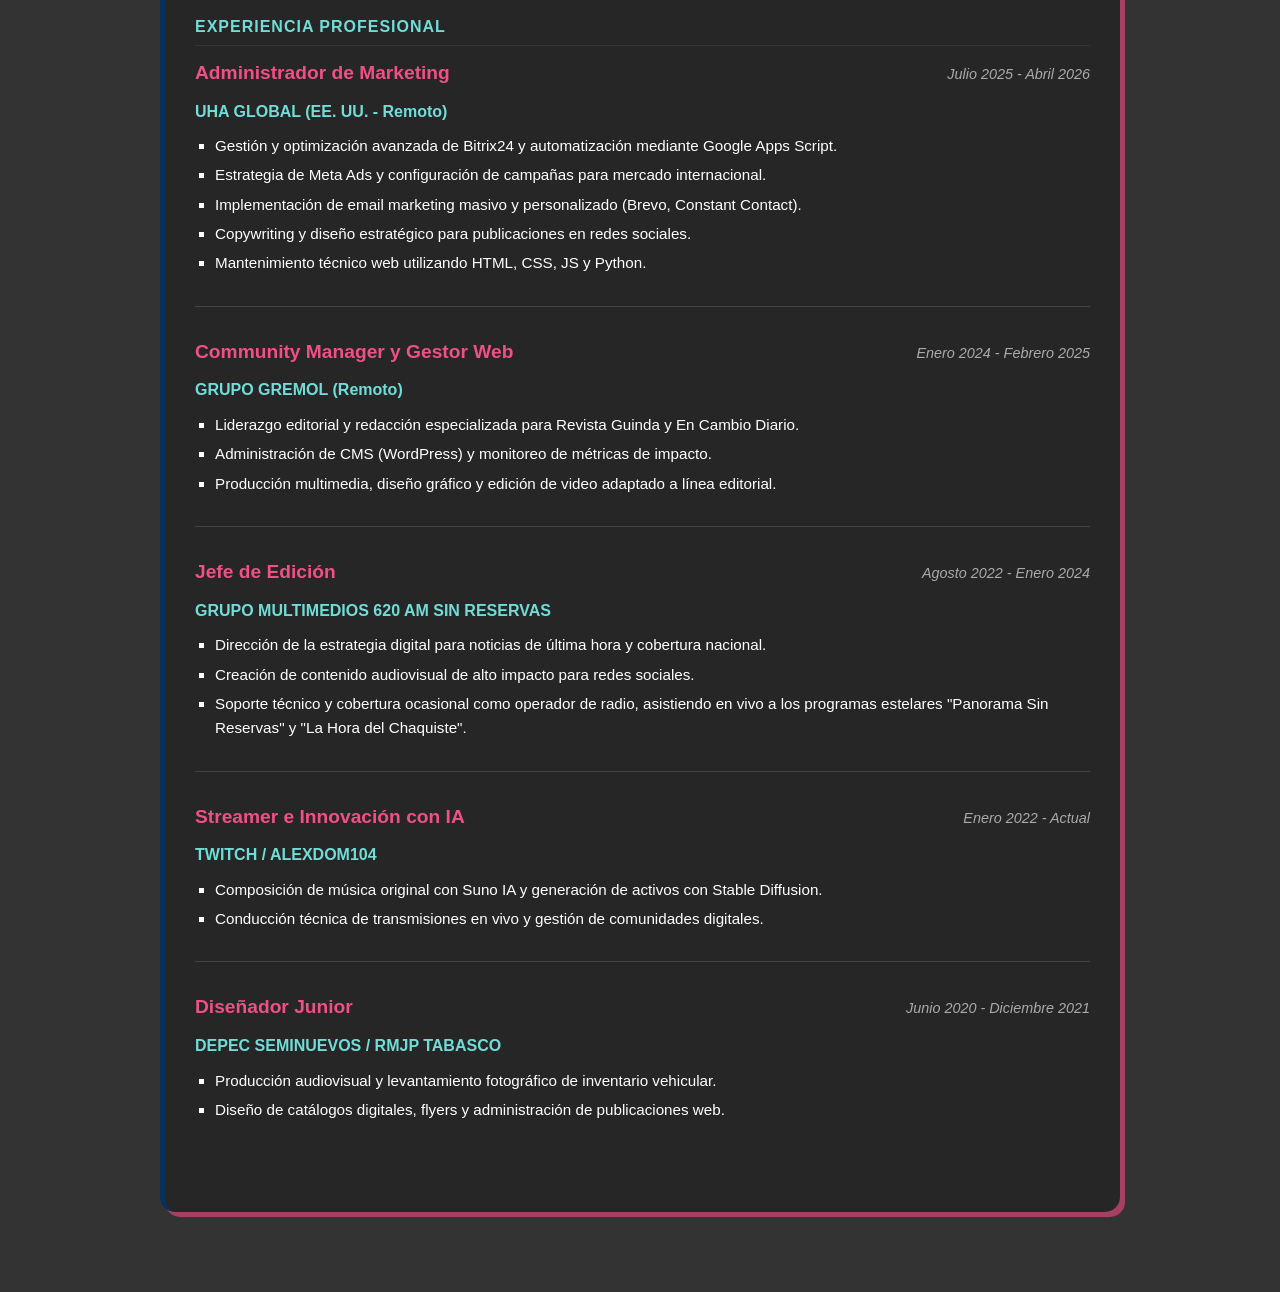
<file: sobremi.html>
<!DOCTYPE html>
<html lang="es">
<head>
  <meta charset="UTF-8">
  <meta name="viewport" content="width=device-width, initial-scale=1.0">
  <title>Sobre Mí | Alexis Enrique Pérez Escalante</title>
  <link rel="stylesheet" href="styles.css" />
  <link rel="stylesheet" href="https://cdnjs.cloudflare.com/ajax/libs/font-awesome/6.4.0/css/all.min.css" />
  <style>
    /* ══ PERFIL ══ */
    .profile-header { text-align: center; margin-bottom: 40px; }

    /* Contenedor de la foto — ocupa espacio fijo para que el layout no salte */
    .profile-img-wrap {
      display: inline-block;
      width: 180px;
      height: 180px;
      margin-bottom: 20px;
      position: relative;
    }

    /* La foto propiamente dicha */
    .profile-img {
      width: 180px;
      height: 180px;
      object-fit: cover;
      border-radius: 50%;
      border: 4px solid var(--rosa-principal);
      box-shadow: 0 0 15px var(--rosa-oscuro);
      /* Transición suave de tamaño y posición */
      transition: width 0.35s ease, height 0.35s ease,
                  border-width 0.35s ease, box-shadow 0.35s ease,
                  top 0.35s ease, left 0.35s ease,
                  transform 0.35s ease;
      position: absolute;
      top: 0; left: 0;
    }

    /* Estado "fija y pequeña" — se activa con JS al hacer scroll */
    .profile-img.sticky-small {
      position: fixed;
      top: 14px;
      left: 18px;
      width: 46px;
      height: 46px;
      border-width: 2px;
      box-shadow: 0 2px 10px rgba(239,80,133,0.5);
      z-index: 999;
      cursor: pointer;
    }

    .profile-header h1 { font-size: 2.5rem; color: var(--rosa-principal); margin-bottom: 10px; }

    .bio-section {
      background: var(--contraste-fondo); padding: 30px; border-radius: 15px;
      border-left: 5px solid var(--azul-boton); box-shadow: 5px 5px 0px var(--rosa-oscuro); margin-bottom: 40px;
    }

    h3 { color: var(--cian-brillo); margin: 25px 0 12px 0; font-size: 1rem; text-transform: uppercase; letter-spacing: 1px; border-bottom: 1px solid #333; padding-bottom: 5px; }
    .skills-group { display: flex; flex-wrap: wrap; gap: 10px; margin-bottom: 15px; }

    .skill-tag {
      background: var(--azul-boton); color: #fff; padding: 6px 14px; border-radius: 8px;
      font-size: 0.85rem; border: 1px solid #1a4a7a; display: inline-flex; align-items: center; gap: 8px;
      transition: 0.3s; text-decoration: none;
    }
    .skill-tag:hover { border-color: var(--cian-brillo); transform: translateY(-3px); box-shadow: 0 4px 10px rgba(112,221,216,0.2); }

    .tag-ia { border-color: var(--rosa-principal); }
    .tag-ia i { color: var(--rosa-principal); }
    .tag-ia:hover { box-shadow: 0 4px 10px rgba(239, 80, 133, 0.3); }

    .experience-item { margin-bottom: 30px; padding-bottom: 20px; border-bottom: 1px solid #444; }
    .experience-item:last-child { border-bottom: none; }
    .exp-header { display: flex; justify-content: space-between; align-items: baseline; flex-wrap: wrap; margin-bottom: 10px; }
    .exp-title { color: var(--rosa-principal); font-weight: bold; font-size: 1.2rem; }
    .exp-company { color: var(--cian-brillo); font-weight: bold; }
    .exp-date { font-size: 0.9rem; color: #aaa; font-style: italic; }
    .exp-list { margin: 10px 0; padding-left: 20px; list-style-type: square; }
    .exp-list li { margin-bottom: 5px; font-size: 0.95rem; }
  </style>
</head>
<body>
  <div class="container">

    <div class="profile-header">

      <!-- Contenedor ocupa el espacio fijo; la img vuela encima con position:absolute -->
      <div class="profile-img-wrap" id="img-wrap">
        <img
          src="Images/Profile 1.png"
          alt="Alexis Pérez"
          class="profile-img"
          id="profile-img"
        >
      </div>

      <h1>Alexis Enrique Pérez Escalante</h1>
      <p>Lic. en Mercadotecnia | Perfil Tecnológico | Especialista en Automatización</p>

      <div class="nav-grid" style="display: grid; grid-template-columns: repeat(2, 1fr); gap: 15px; margin-top: 25px;">
        
        <!-- Fila 1: Botones principales -->
        <a href="https://drive.google.com/file/d/1CyQgz-2SyP6HU8hYYtj44xph7-LcJPaK/view?usp=sharing" target="_blank" class="nav-card" style="padding: 12px 10px;">
          <i class="fas fa-file-pdf"></i>
          <h3 style="margin: 5px 0 0 0; padding: 0; border: none;">Curriculum Vitae</h3>
        </a>
        <a href="https://drive.google.com/file/d/1lLzAKo7oKqGbmy-_90HTzuO5fUIDKvK6/view?usp=sharing" target="_blank" class="nav-card" style="padding: 12px 10px;">
          <i class="fas fa-briefcase"></i>
          <h3 style="margin: 5px 0 0 0; padding: 0; border: none;">Portafolio</h3>
        </a>

        <!-- Fila 2: Nuevos botones -->
        <a href="https://drive.google.com/file/d/1g0G-5E0mKE1i6ls2HNzk7WMtkfB0A3WX/view?usp=sharing" target="_blank" class="nav-card" style="padding: 8px 10px; display: flex; align-items: center; justify-content: center; gap: 8px;">
          <i class="fas fa-paperclip" style="font-size: 1rem; margin: 0;"></i>
          <h3 style="margin: 0; padding: 0; border: none; font-size: 0.9rem;">Curriculum - Anexo</h3>
        </a>
        <a href="analisis.html" class="nav-card" style="padding: 8px 10px; display: flex; align-items: center; justify-content: center; gap: 8px;">
          <i class="fas fa-brain" style="font-size: 1rem; margin: 0;"></i>
          <h3 style="margin: 0; padding: 0; border: none; font-size: 0.9rem;">Análisis Psicométrico</h3>
        </a>

        <!-- Fila 3: Servicios Freelance -->
        <a href="servicios.html" class="nav-card" style="
          grid-column: 1 / -1; padding: 18px 20px;
          border-color: var(--cian-brillo);
          background: linear-gradient(135deg, var(--contraste-fondo), #0d3a5c);
          display: flex; flex-direction: row; align-items: center; justify-content: center; gap: 16px;">
          <i class="fas fa-rocket" style="font-size:2rem; color: var(--cian-brillo); margin-bottom:0;"></i>
          <div style="text-align:left;">
            <h3 style="color: var(--cian-brillo); font-size:1.3rem; margin: 0; padding: 0; border: none;">Servicios Freelance</h3>
            <p style="margin-top:3px; font-size:0.88rem; margin-bottom: 0;">Automatización · Marketing Digital · Diseño · Desarrollo Web</p>
          </div>
        </a>
      </div>
    </div>

    <div class="bio-section">
      <p>Me llamo <strong>Alexis Enrique Pérez Escalante</strong>, Licenciado en <strong>Mercadotecnia</strong> especializado en la convergencia de estrategia digital, automatización CRM y programación.</p>
      <p>Mi enfoque no es la venta directa, sino el diseño de ecosistemas tecnológicos y flujos de trabajo optimizados mediante IA para potenciar resultados institucionales.</p>
      <p>Experto en gestión de comunidades internacionales, liderazgo editorial y desarrollo de activos multimedia con un perfil métrico, meticuloso y autodidacta.</p>

      <h3>Ecosistema Adobe</h3>
      <div class="skills-group">
        <a href="https://www.adobe.com/products/photoshop.html" target="_blank" class="skill-tag"><i class="fas fa-bezier-curve"></i> Photoshop</a>
        <a href="https://www.adobe.com/products/illustrator.html" target="_blank" class="skill-tag"><i class="fas fa-pen-nib"></i> Illustrator</a>
        <a href="https://www.adobe.com/products/premiere.html" target="_blank" class="skill-tag"><i class="fas fa-video"></i> Premiere Pro</a>
        <a href="https://www.adobe.com/products/aftereffects.html" target="_blank" class="skill-tag"><i class="fas fa-magic"></i> After Effects</a>
        <a href="https://www.adobe.com/products/audition.html" target="_blank" class="skill-tag"><i class="fas fa-headphones"></i> Adobe Audition</a>
      </div>

      <h3>Diseño y Producción Digital</h3>
      <div class="skills-group">
        <a href="https://www.coreldraw.com/" target="_blank" class="skill-tag"><i class="fas fa-palette"></i> Corel Draw</a>
        <a href="https://www.blender.org/" target="_blank" class="skill-tag"><i class="fas fa-cube"></i> Blender</a>
        <a href="https://filmora.wondershare.com/" target="_blank" class="skill-tag"><i class="fas fa-film"></i> Filmora</a>
        <a href="https://www.capcut.com/" target="_blank" class="skill-tag"><i class="fas fa-cut"></i> CapCut</a>
        <a href="https://obsproject.com/" target="_blank" class="skill-tag"><i class="fas fa-broadcast-tower"></i> OBS Studio</a>
        <a href="https://www.canva.com/" target="_blank" class="skill-tag"><i class="fas fa-clover"></i> Canva</a>
        <a href="https://www.audacityteam.org/" target="_blank" class="skill-tag"><i class="fas fa-microphone-alt"></i> Audacity</a>
      </div>

      <h3>Gestión Web y Marketing</h3>
      <div class="skills-group">
        <a href="https://wordpress.org/" target="_blank" class="skill-tag"><i class="fab fa-wordpress"></i> WordPress</a>
        <a href="https://es.wix.com/" target="_blank" class="skill-tag"><i class="fab fa-wix"></i> Wix</a>
        <a href="https://business.facebook.com/" target="_blank" class="skill-tag"><i class="fab fa-facebook-square"></i> Meta Business</a>
        <a href="https://www.bitrix24.com/" target="_blank" class="skill-tag"><i class="fas fa-users"></i> Bitrix24 (CRM)</a>
        <a href="https://www.brevo.com/" target="_blank" class="skill-tag"><i class="fas fa-paper-plane"></i> Brevo</a>
        <a href="https://www.constantcontact.com/" target="_blank" class="skill-tag"><i class="fas fa-envelope-open-text"></i> Constant Contact</a>
      </div>

      <h3>Programación y Desarrollo</h3>
      <div class="skills-group">
        <a href="https://developer.mozilla.org/es/docs/Web/HTML" target="_blank" class="skill-tag"><i class="fas fa-code"></i> HTML + CSS</a>
        <a href="https://developer.mozilla.org/es/docs/Web/JavaScript" target="_blank" class="skill-tag"><i class="fab fa-js"></i> JavaScript</a>
        <a href="https://www.python.org/" target="_blank" class="skill-tag"><i class="fab fa-python"></i> Python</a>
        <a href="https://developers.google.com/apps-script" target="_blank" class="skill-tag"><i class="fas fa-gears"></i> Google App Script</a>
      </div>

      <h3>Inteligencia Artificial</h3>
      <div class="skills-group">
        <a href="https://chat.openai.com/" target="_blank" class="skill-tag tag-ia"><i class="fas fa-robot"></i> ChatGPT</a>
        <a href="https://gemini.google.com/" target="_blank" class="skill-tag tag-ia"><i class="fas fa-brain"></i> Gemini</a>
        <a href="https://copilot.microsoft.com/" target="_blank" class="skill-tag tag-ia"><i class="fas fa-microsoft"></i> Copilot</a>
        <a href="https://stability.ai/" target="_blank" class="skill-tag tag-ia"><i class="fas fa-images"></i> Stable Diffusion</a>
        <a href="https://suno.com/" target="_blank" class="skill-tag tag-ia"><i class="fas fa-music"></i> Suno IA</a>
        <a href="https://www.deepseek.com/" target="_blank" class="skill-tag tag-ia"><i class="fas fa-search"></i> DeepSeek</a>
        <a href="https://kimi.moonshot.cn/" target="_blank" class="skill-tag tag-ia"><i class="fas fa-comment-dots"></i> Kimi</a>
        <a href="https://qwen.ai/" target="_blank" class="skill-tag tag-ia"><i class="fas fa-network-wired"></i> Qwen3</a>
      </div>

      <h3>Ofimática y Nube</h3>
      <div class="skills-group">
        <a href="https://www.microsoft.com/es-mx/microsoft-365" target="_blank" class="skill-tag"><i class="fas fa-file-word"></i> Paquetería Office</a>
        <a href="https://drive.google.com/" target="_blank" class="skill-tag"><i class="fab fa-google-drive"></i> Google Drive</a>
        <a href="https://onedrive.live.com/" target="_blank" class="skill-tag"><i class="fas fa-cloud"></i> OneDrive</a>
        <a href="https://www.ionos.mx/" target="_blank" class="skill-tag"><i class="fas fa-server"></i> IONOS</a>
      </div>

      <h3 style="margin-top: 40px;">Experiencia Profesional</h3>

      <div class="experience-item">
        <div class="exp-header">
          <span class="exp-title">Administrador de Marketing</span>
          <span class="exp-date">Julio 2025 - Abril 2026</span>
        </div>
        <div class="exp-company">UHA GLOBAL (EE. UU. - Remoto)</div>
        <ul class="exp-list">
          <li>Gestión y optimización avanzada de Bitrix24 y automatización mediante Google Apps Script.</li>
          <li>Estrategia de Meta Ads y configuración de campañas para mercado internacional.</li>
          <li>Implementación de email marketing masivo y personalizado (Brevo, Constant Contact).</li>
          <li>Copywriting y diseño estratégico para publicaciones en redes sociales.</li>
          <li>Mantenimiento técnico web utilizando HTML, CSS, JS y Python.</li>
        </ul>
      </div>

      <div class="experience-item">
        <div class="exp-header">
          <span class="exp-title">Community Manager y Gestor Web</span>
          <span class="exp-date">Enero 2024 - Febrero 2025</span>
        </div>
        <div class="exp-company">GRUPO GREMOL (Remoto)</div>
        <ul class="exp-list">
          <li>Liderazgo editorial y redacción especializada para Revista Guinda y En Cambio Diario.</li>
          <li>Administración de CMS (WordPress) y monitoreo de métricas de impacto.</li>
          <li>Producción multimedia, diseño gráfico y edición de video adaptado a línea editorial.</li>
        </ul>
      </div>

      <div class="experience-item">
        <div class="exp-header">
          <span class="exp-title">Jefe de Edición</span>
          <span class="exp-date">Agosto 2022 - Enero 2024</span>
        </div>
        <div class="exp-company">GRUPO MULTIMEDIOS 620 AM SIN RESERVAS</div>
        <ul class="exp-list">
          <li>Dirección de la estrategia digital para noticias de última hora y cobertura nacional.</li>
          <li>Creación de contenido audiovisual de alto impacto para redes sociales.</li>
          <li>Soporte técnico y cobertura ocasional como operador de radio, asistiendo en vivo a los programas estelares "Panorama Sin Reservas" y "La Hora del Chaquiste".</li>
        </ul>
      </div>

      <div class="experience-item">
        <div class="exp-header">
          <span class="exp-title">Streamer e Innovación con IA</span>
          <span class="exp-date">Enero 2022 - Actual</span>
        </div>
        <div class="exp-company">TWITCH / ALEXDOM104</div>
        <ul class="exp-list">
          <li>Composición de música original con Suno IA y generación de activos con Stable Diffusion.</li>
          <li>Conducción técnica de transmisiones en vivo y gestión de comunidades digitales.</li>
        </ul>
      </div>

      <div class="experience-item">
        <div class="exp-header">
          <span class="exp-title">Diseñador Junior</span>
          <span class="exp-date">Junio 2020 - Diciembre 2021</span>
        </div>
        <div class="exp-company">DEPEC SEMINUEVOS / RMJP TABASCO</div>
        <ul class="exp-list">
          <li>Producción audiovisual y levantamiento fotográfico de inventario vehicular.</li>
          <li>Diseño de catálogos digitales, flyers y administración de publicaciones web.</li>
        </ul>
      </div>

    </div>
  </div>

  <script>
    const img     = document.getElementById('profile-img');
    const wrap    = document.getElementById('img-wrap');

    // Calculamos el umbral: cuando el wrap ya no sea visible en pantalla
    function handleScroll() {
      const wrapBottom = wrap.getBoundingClientRect().bottom;

      if (wrapBottom < 0) {
        // El contenedor original ya salió por arriba → foto pequeña y fija
        img.classList.add('sticky-small');
      } else {
        // El contenedor original aún es visible → foto grande en su lugar
        img.classList.remove('sticky-small');
      }
    }

    // Al hacer clic en la foto pequeña, vuelve al inicio de la página sin redireccionar
    img.addEventListener('click', () => {
      if (img.classList.contains('sticky-small')) {
        window.scrollTo({ top: 0, behavior: 'smooth' });
      }
    });

    window.addEventListener('scroll', handleScroll, { passive: true });
  </script>
</body>
</html>
</file>
<file: styles.css>
/* styles.css */
:root { 
  --fondo: #333333;
  --contraste-fondo: #262626;
  --rosa-principal: #EF5085; 
  --rosa-oscuro: #A64062;
  --cian-brillo: #70DDD8;
  --azul-boton: #0A315B;
  --blanco: #ffffff; 
}

/* ══════════════════════════════════════════════════════════════
   📦 BIBLIOTECA DE ICONOS — AlexDom104
   Iconos alojados en Imgur. Uso en HTML:
     <img src="var(--ic-spotify)" alt="" loading="lazy">
   O referencia directa a la URL en cualquier img src.
   ══════════════════════════════════════════════════════════════
   Plataforma     │ URL
   ───────────────┼──────────────────────────────────────────────
   amazon         │ https://i.imgur.com/ll7NsR7.png
   apple          │ https://i.imgur.com/JcCuef7.png
   beacon         │ https://i.imgur.com/Vy1QF8X.png
   cv             │ https://i.imgur.com/Gu6KHjs.png
   deezer         │ https://i.imgur.com/8DaFQKt.png
   discord        │ https://i.imgur.com/t49dIAR.png
   dlive          │ https://i.imgur.com/7qTTLuR.png
   email          │ https://i.imgur.com/iabQH76.png
   facebook       │ https://i.imgur.com/lZbfJjh.png
   fansly         │ https://i.imgur.com/j7qThLB.png
   hearnow        │ https://i.imgur.com/bpa79ZO.png
   instagram      │ https://i.imgur.com/DH9derS.png
   kick           │ https://i.imgur.com/EAAvJak.png
   ko-fi          │ https://i.imgur.com/grxxffG.png
   linkedin       │ https://i.imgur.com/7DCPUfn.png
   onlyfans       │ https://i.imgur.com/aSHfV9e.png
   patreon        │ https://i.imgur.com/7NNQ7bR.png
   portafolio     │ https://i.imgur.com/NAGtMLj.png
   soundcloud     │ https://i.imgur.com/M3otwiX.png
   spotify        │ https://i.imgur.com/rA5pTLb.png
   tiktok         │ https://i.imgur.com/H4xT9h1.png
   trovo          │ https://i.imgur.com/zfqX2cK.png
   tumblr         │ https://i.imgur.com/5d5dgDQ.png
   twitch         │ https://i.imgur.com/wwogLnL.png
   whatsapp       │ https://i.imgur.com/dpBlNxE.png
   x              │ https://i.imgur.com/vosCiy6.png
   youtube        │ https://i.imgur.com/BN0ZTK7.png
   youtube-music  │ https://i.imgur.com/UQgIqjF.png
   ══════════════════════════════════════════════════════════════ */

/* Variables CSS de iconos — úsalas con url() en content/background,
   o copia la URL directamente en src de <img>.                     */
:root {
  --ic-amazon:       url('https://i.imgur.com/ll7NsR7.png');
  --ic-apple:        url('https://i.imgur.com/JcCuef7.png');
  --ic-beacon:       url('https://i.imgur.com/Vy1QF8X.png');
  --ic-cv:           url('https://i.imgur.com/Gu6KHjs.png');
  --ic-deezer:       url('https://i.imgur.com/8DaFQKt.png');
  --ic-discord:      url('https://i.imgur.com/t49dIAR.png');
  --ic-dlive:        url('https://i.imgur.com/7qTTLuR.png');
  --ic-email:        url('https://i.imgur.com/iabQH76.png');
  --ic-facebook:     url('https://i.imgur.com/lZbfJjh.png');
  --ic-fansly:       url('https://i.imgur.com/j7qThLB.png');
  --ic-hearnow:      url('https://i.imgur.com/bpa79ZO.png');
  --ic-instagram:    url('https://i.imgur.com/DH9derS.png');
  --ic-kick:         url('https://i.imgur.com/EAAvJak.png');
  --ic-kofi:         url('https://i.imgur.com/grxxffG.png');
  --ic-linkedin:     url('https://i.imgur.com/7DCPUfn.png');
  --ic-onlyfans:     url('https://i.imgur.com/aSHfV9e.png');
  --ic-patreon:      url('https://i.imgur.com/7NNQ7bR.png');
  --ic-portafolio:   url('https://i.imgur.com/NAGtMLj.png');
  --ic-soundcloud:   url('https://i.imgur.com/M3otwiX.png');
  --ic-spotify:      url('https://i.imgur.com/rA5pTLb.png');
  --ic-tiktok:       url('https://i.imgur.com/H4xT9h1.png');
  --ic-trovo:        url('https://i.imgur.com/zfqX2cK.png');
  --ic-tumblr:       url('https://i.imgur.com/5d5dgDQ.png');
  --ic-twitch:       url('https://i.imgur.com/wwogLnL.png');
  --ic-whatsapp:     url('https://i.imgur.com/dpBlNxE.png');
  --ic-x:            url('https://i.imgur.com/vosCiy6.png');
  --ic-youtube:      url('https://i.imgur.com/BN0ZTK7.png');
  --ic-ytmusic:      url('https://i.imgur.com/UQgIqjF.png');
}

* { 
  box-sizing: border-box; 
  margin: 0; 
  padding: 0; 
}

body { 
  font-family: 'Segoe UI', Tahoma, sans-serif; 
  background: var(--fondo); 
  color: var(--blanco); 
  line-height: 1.6;
}

/* Header Global */
header { 
  background: var(--contraste-fondo); 
  height: 80px; 
  display: flex; 
  align-items: center; 
  justify-content: center; 
  border-bottom: 1px solid var(--rosa-oscuro); 
  position: relative;
}

.logo img { 
  width: 60px; 
  height: 60px; 
  border-radius: 50%; 
  object-fit: cover; 
  border: 2px solid var(--rosa-principal);
  box-shadow: 0 0 10px rgba(239, 80, 133, 0.4);
}

.back-link { 
  color: var(--rosa-principal); 
  text-decoration: none; 
  font-weight: bold; 
  position: absolute; 
  left: 20px; 
  transition: 0.3s; 
}

.back-link:hover { color: var(--cian-brillo); }

/* Contenedor Principal */
main, .container { 
  padding: 40px 20px; 
  max-width: 1000px; 
  margin: 0 auto; 
}

/* Tarjetas de Navegación Globales */
.nav-grid { 
  display: grid; 
  grid-template-columns: repeat(auto-fit, minmax(250px, 1fr)); 
  gap: 25px; 
  margin-top: 30px; 
}

.nav-card {
  background: var(--contraste-fondo); 
  border: 2px solid var(--azul-boton); 
  border-radius: 12px;
  padding: 40px 20px; 
  text-align: center; 
  text-decoration: none; 
  color: white; 
  transition: transform 0.3s ease, box-shadow 0.3s ease, border-color 0.3s ease;
}

.nav-card:hover { 
  transform: translateY(-8px); 
  border-color: var(--rosa-principal);
  box-shadow: 0 8px 25px rgba(112, 221, 216, 0.3);
}

.nav-card i { 
  font-size: 3.5rem; 
  margin-bottom: 15px; 
  display: block; 
  color: var(--rosa-principal); 
}

.nav-card h3 { 
  font-size: 1.4rem; 
  color: var(--blanco); 
}

.nav-card p {
  font-size: 0.95rem;
  color: #aaa;
  margin-top: 10px;
}

/* Estilos para el botón de Beacons */
.beacons-btn {
  display: inline-flex;
  align-items: center;
  justify-content: center;
  gap: 12px;
  background: var(--contraste-fondo);
  color: var(--blanco);
  text-decoration: none;
  padding: 10px 25px;
  border-radius: 30px;
  font-weight: bold;
  font-size: 1rem;
  border: 2px solid var(--cian-brillo);
  transition: transform 0.3s ease, box-shadow 0.3s ease, background 0.3s;
  width: fit-content;
}

.beacons-btn img {
  width: 24px;
  height: 24px;
  border-radius: 50%;
  object-fit: cover;
}

.beacons-btn:hover {
  background: rgba(112, 221, 216, 0.1);
  box-shadow: 0 0 15px rgba(112, 221, 216, 0.4);
  transform: translateY(-3px);
}

#aviso-precios {
  position: fixed; bottom: 80px; right: 24px; z-index: 899;
  background: #1e1e1e; border: 1px solid #333;
  color: #aaa; font-size: 0.78rem;
  padding: 10px 14px; border-radius: 10px;
  max-width: 220px; line-height: 1.4;
  box-shadow: 0 4px 16px rgba(0,0,0,0.4);
  animation: fadeInAviso 0.4s ease;
  transition: opacity 0.6s ease;
}

#aviso-precios.oculto { opacity: 0; pointer-events: none; }

@keyframes fadeInAviso {
  from { opacity: 0; transform: translateY(8px); }
  to   { opacity: 1; transform: translateY(0); }
}
</file>
